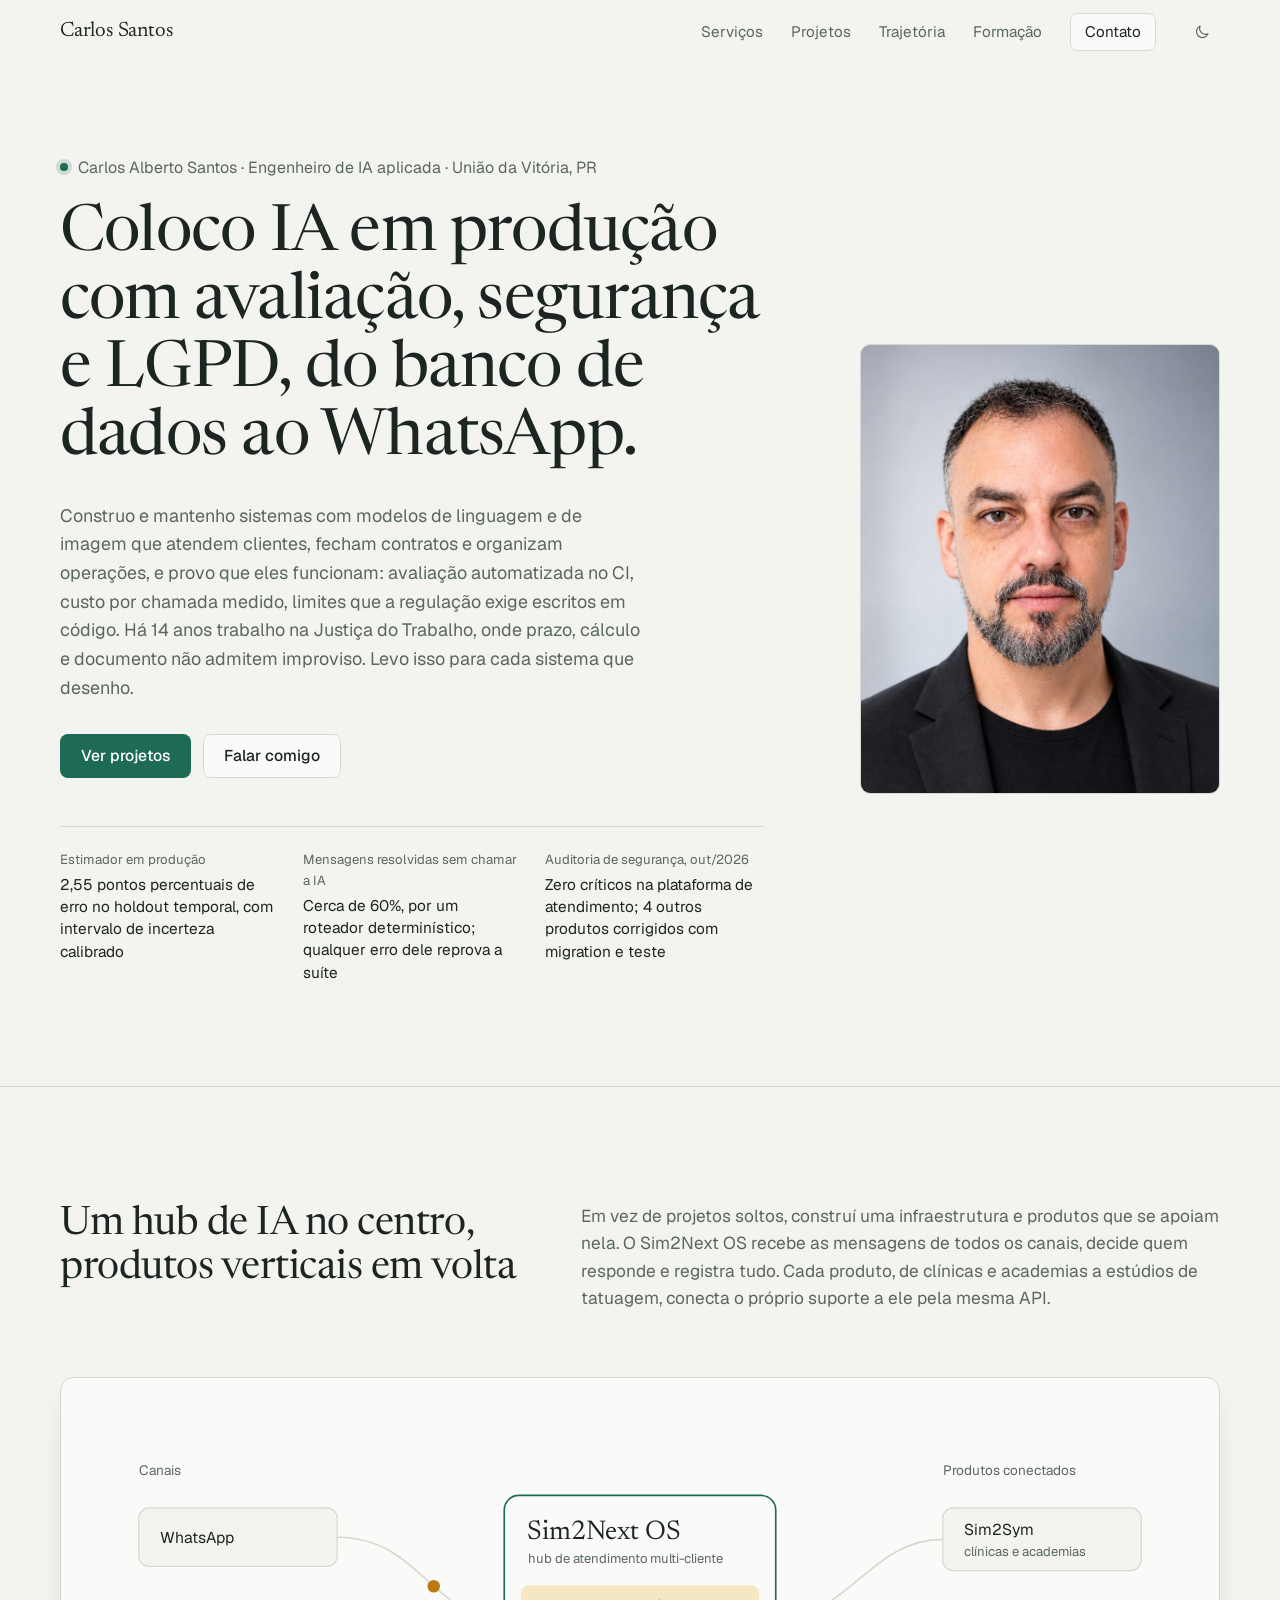
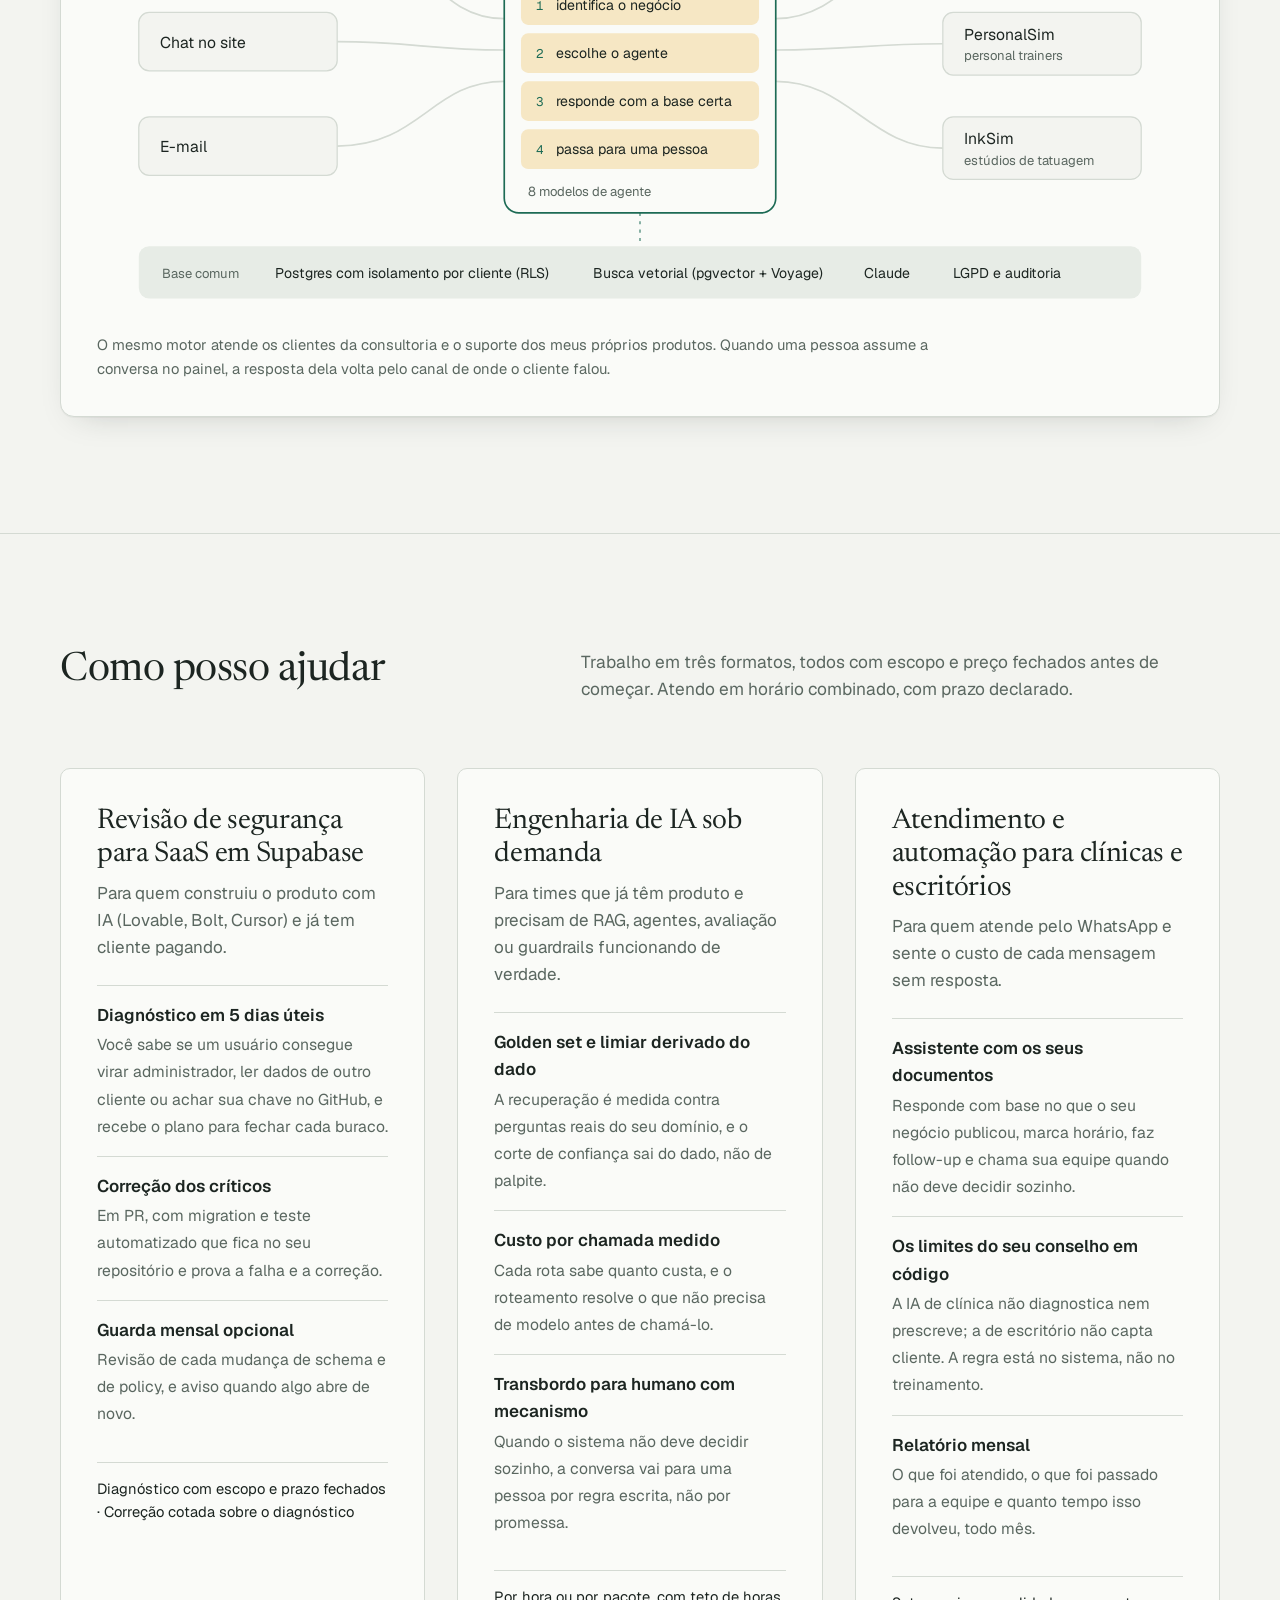
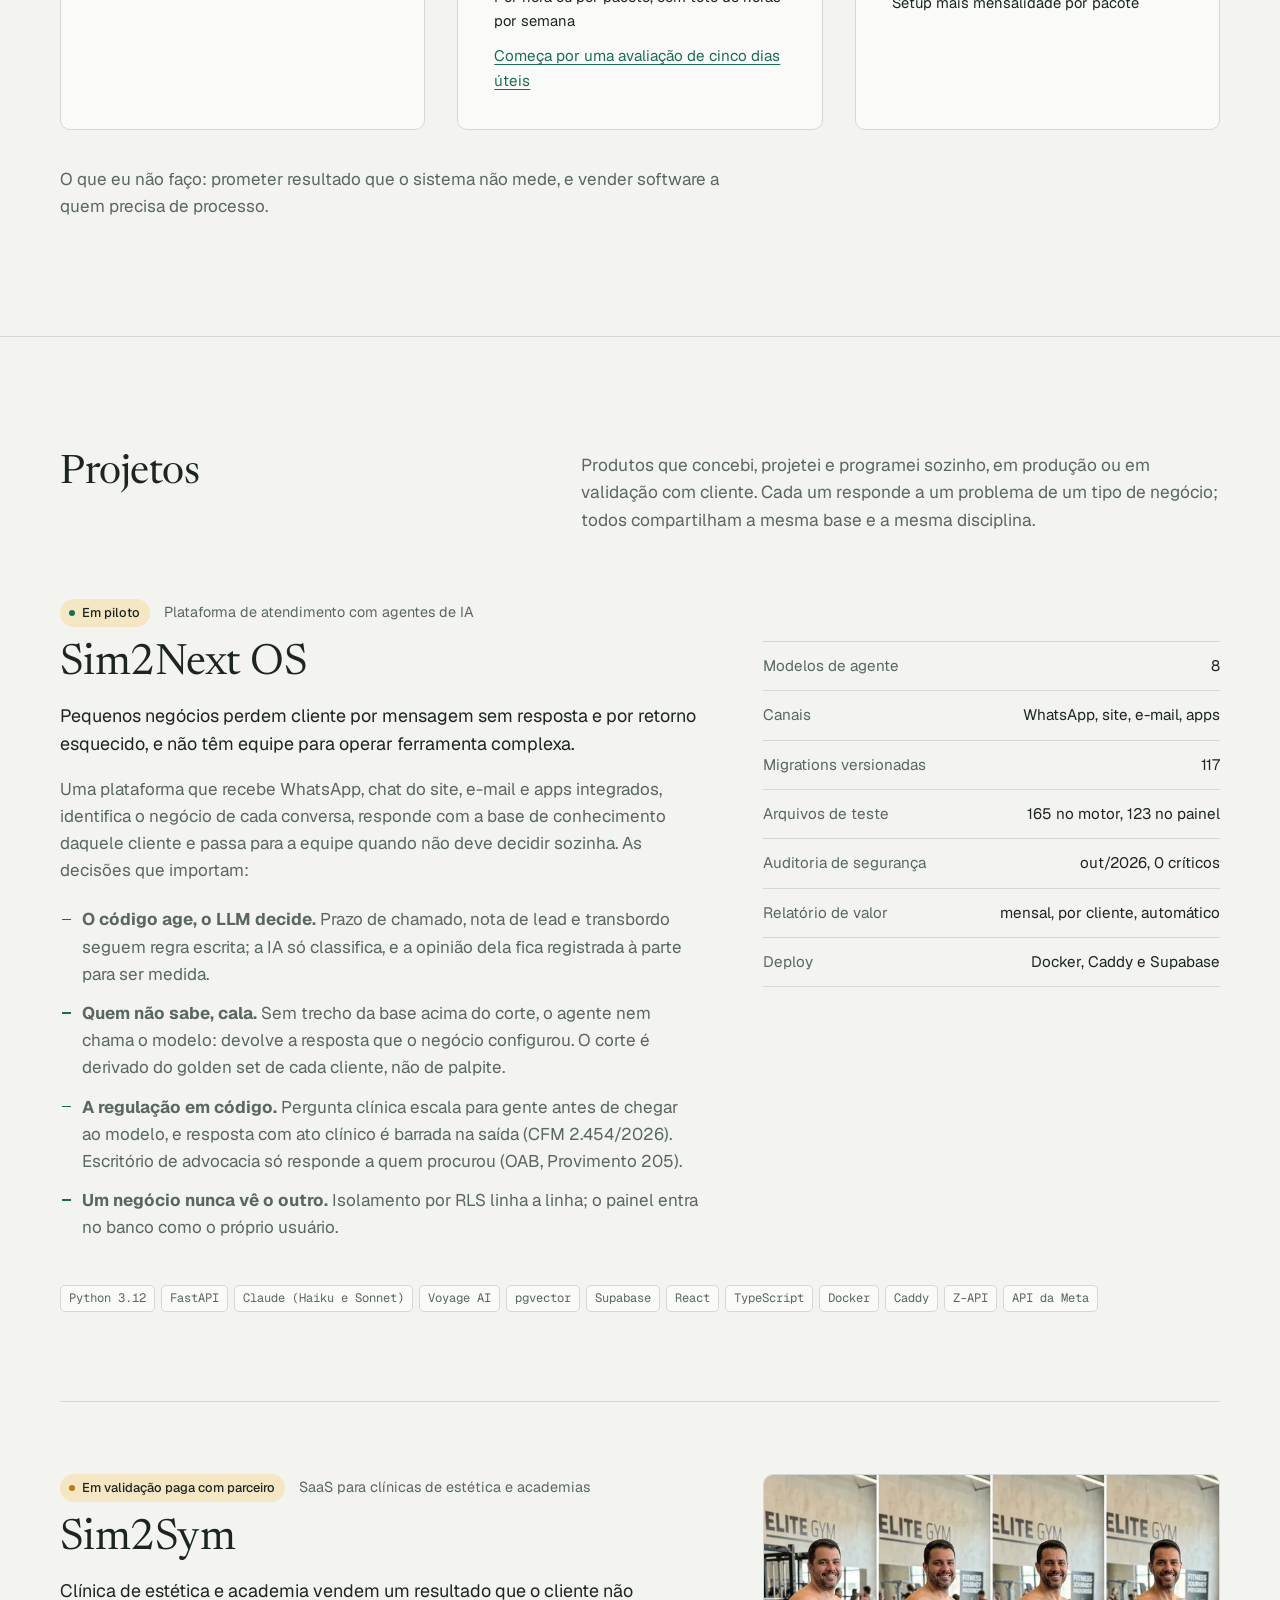
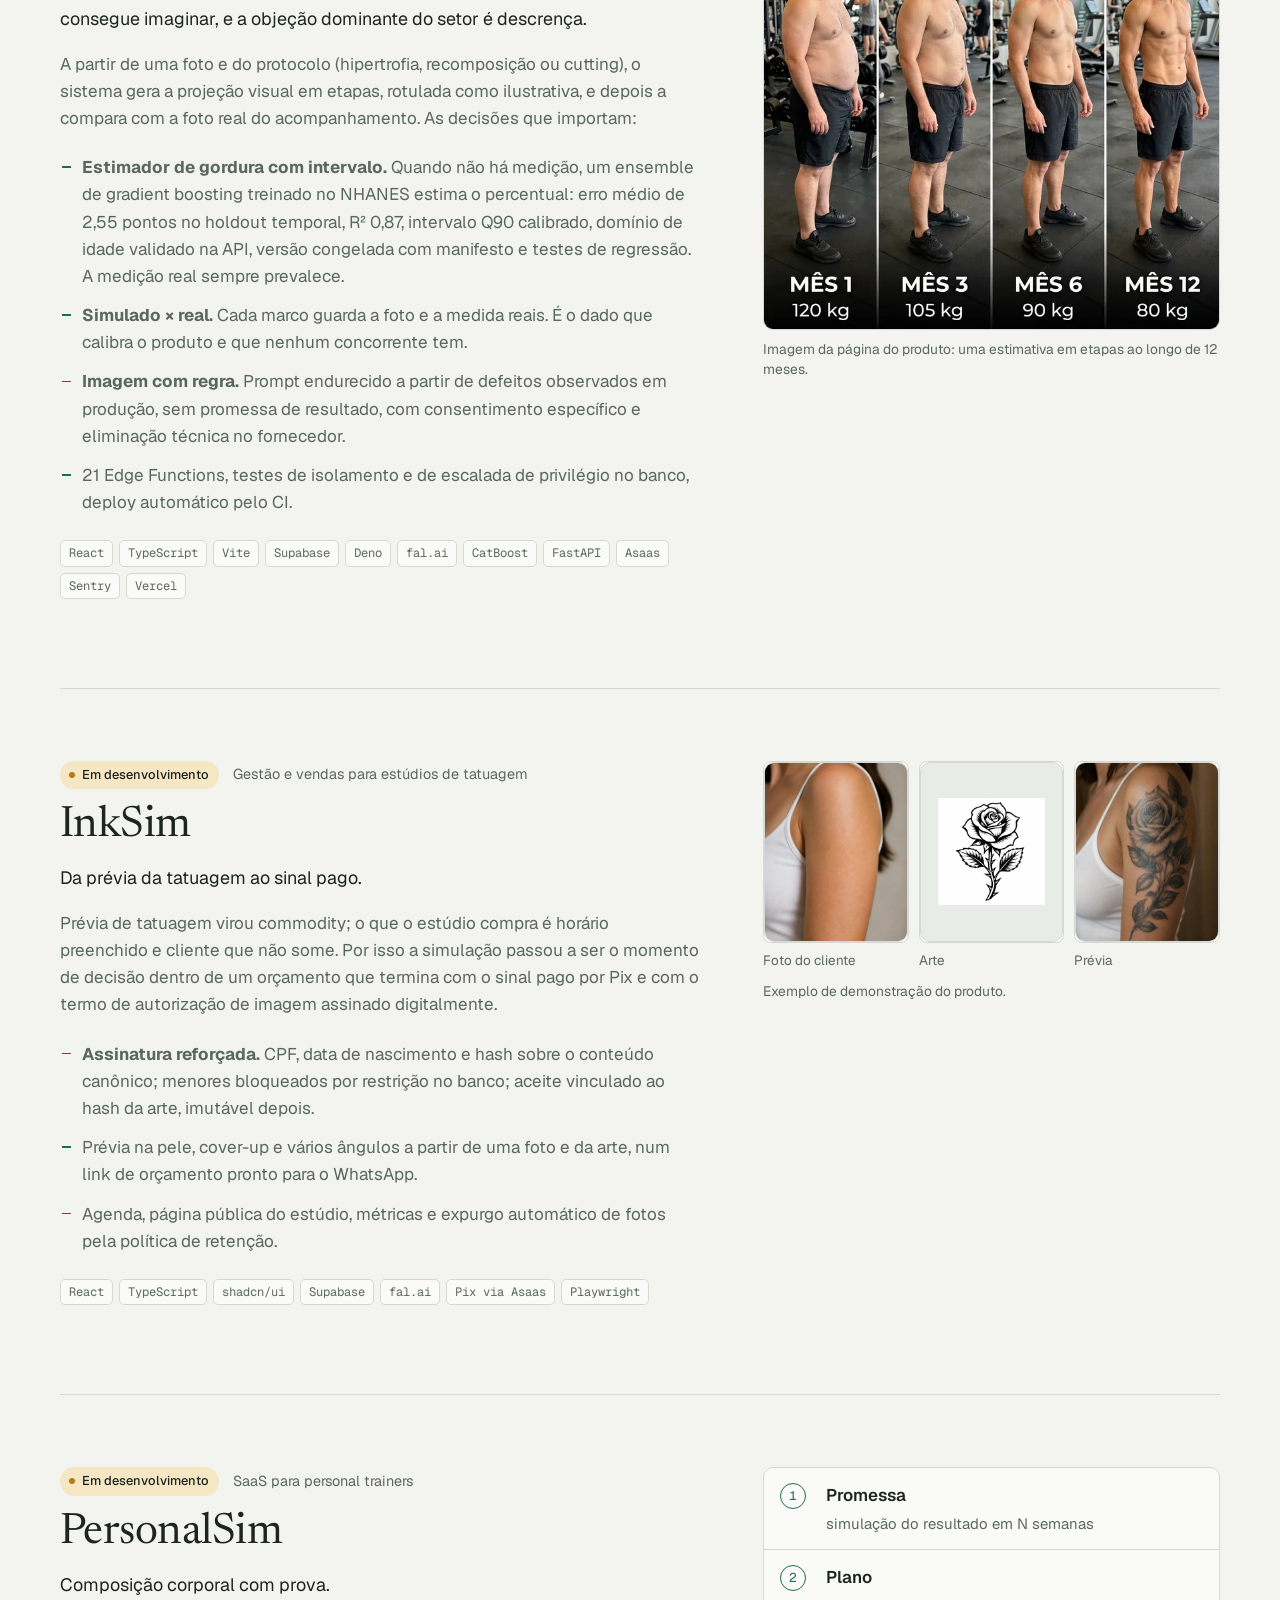
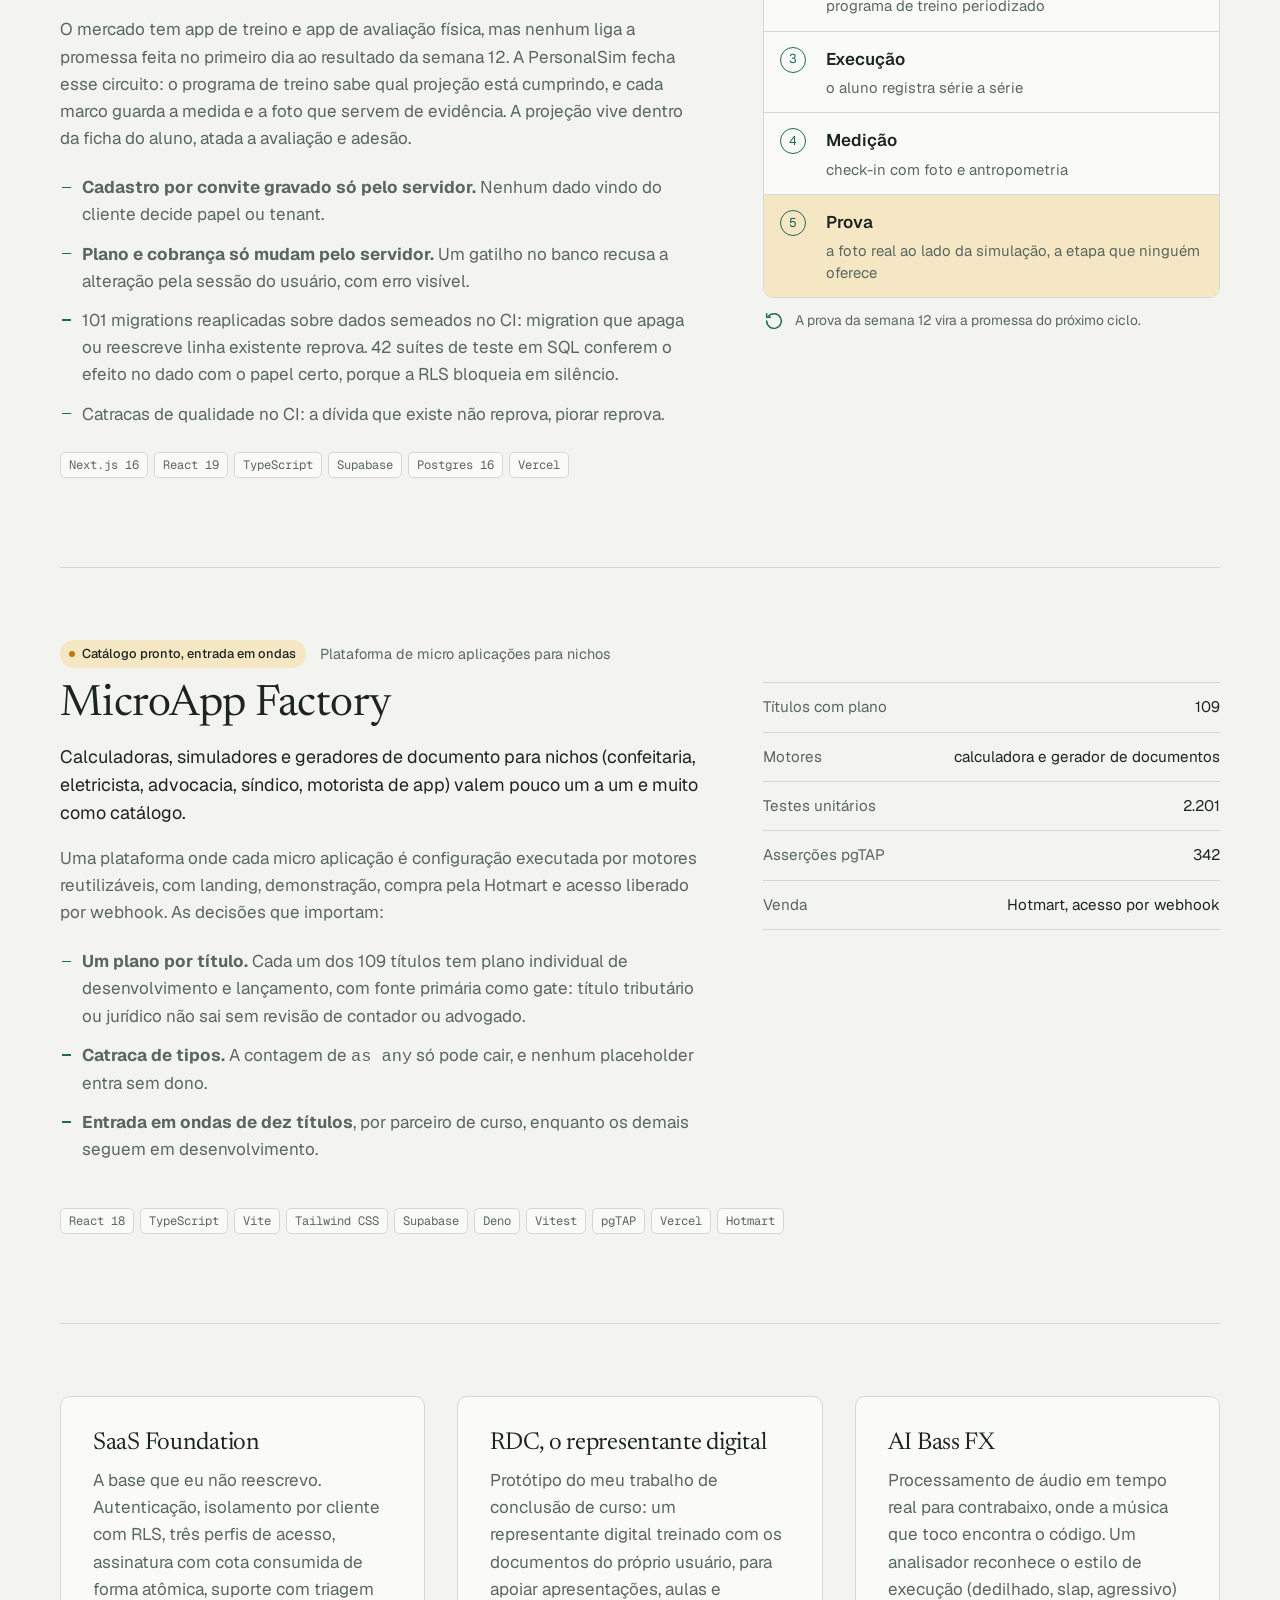
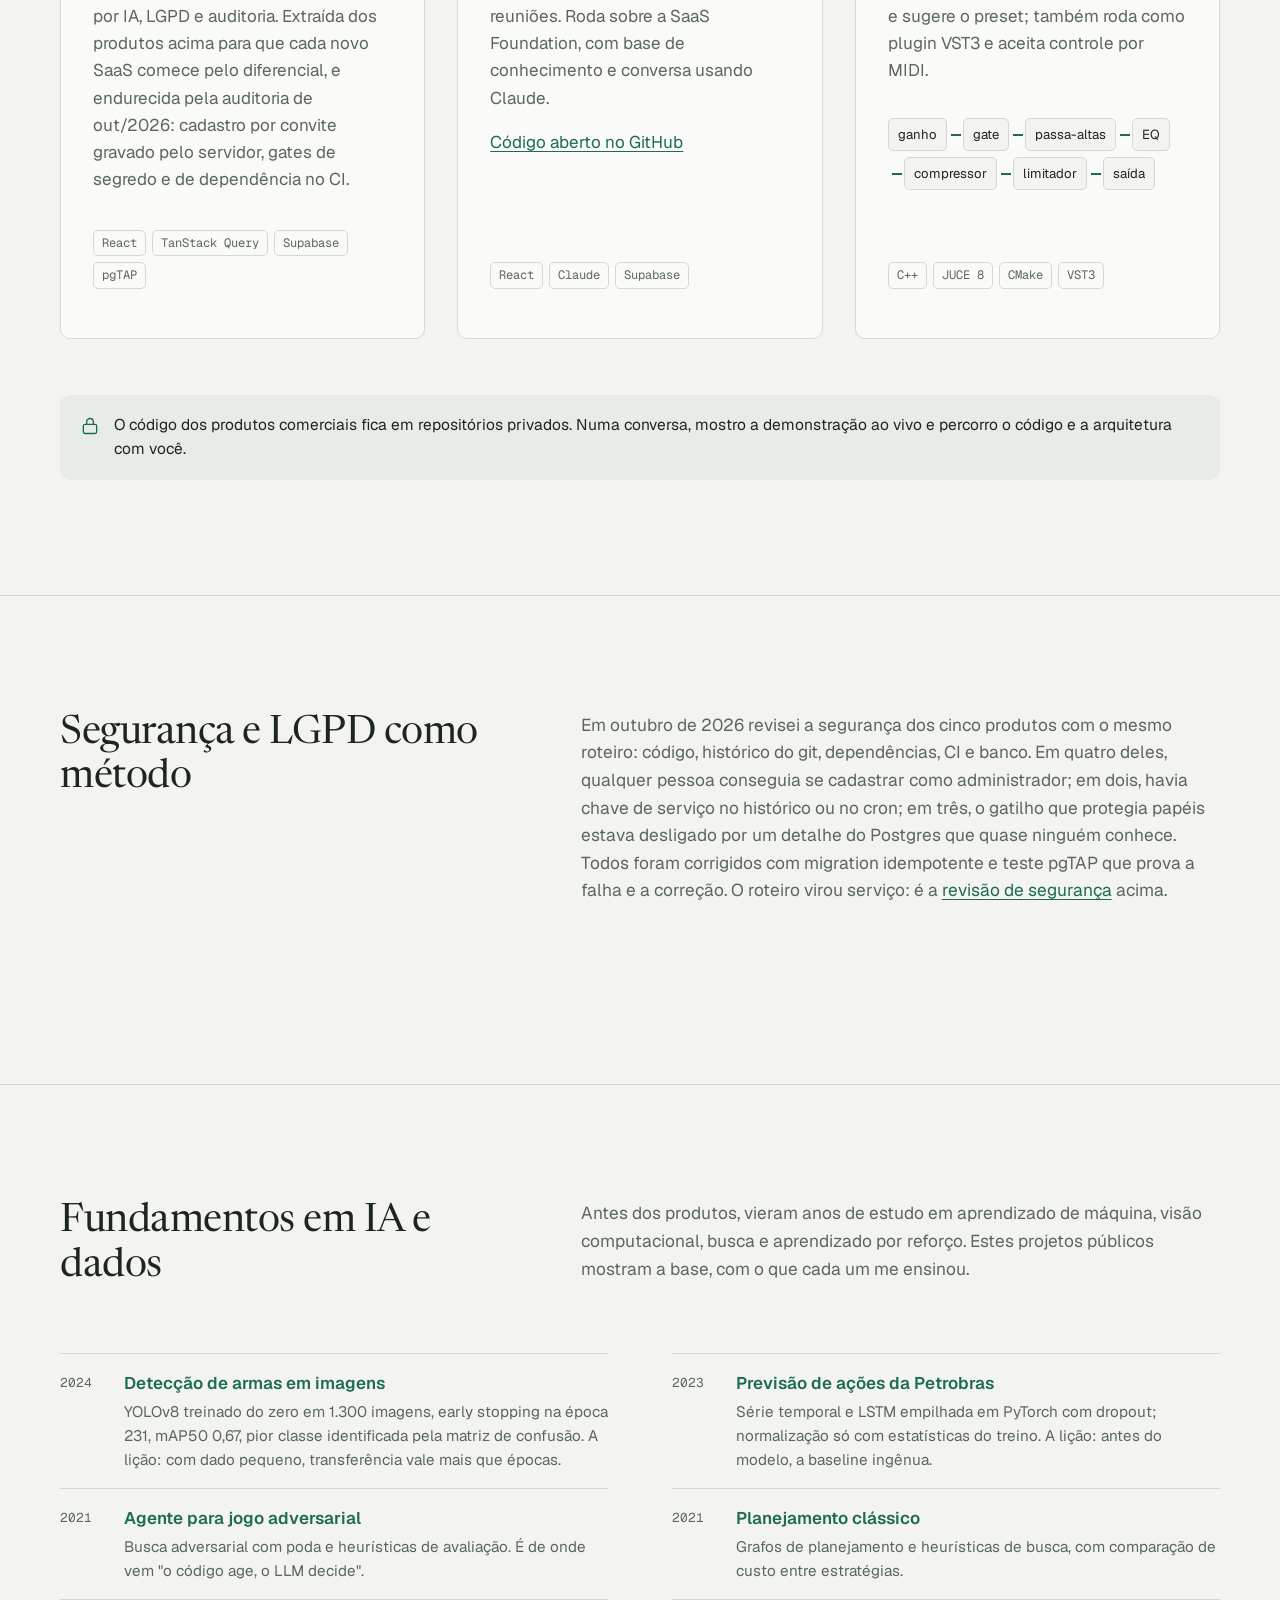
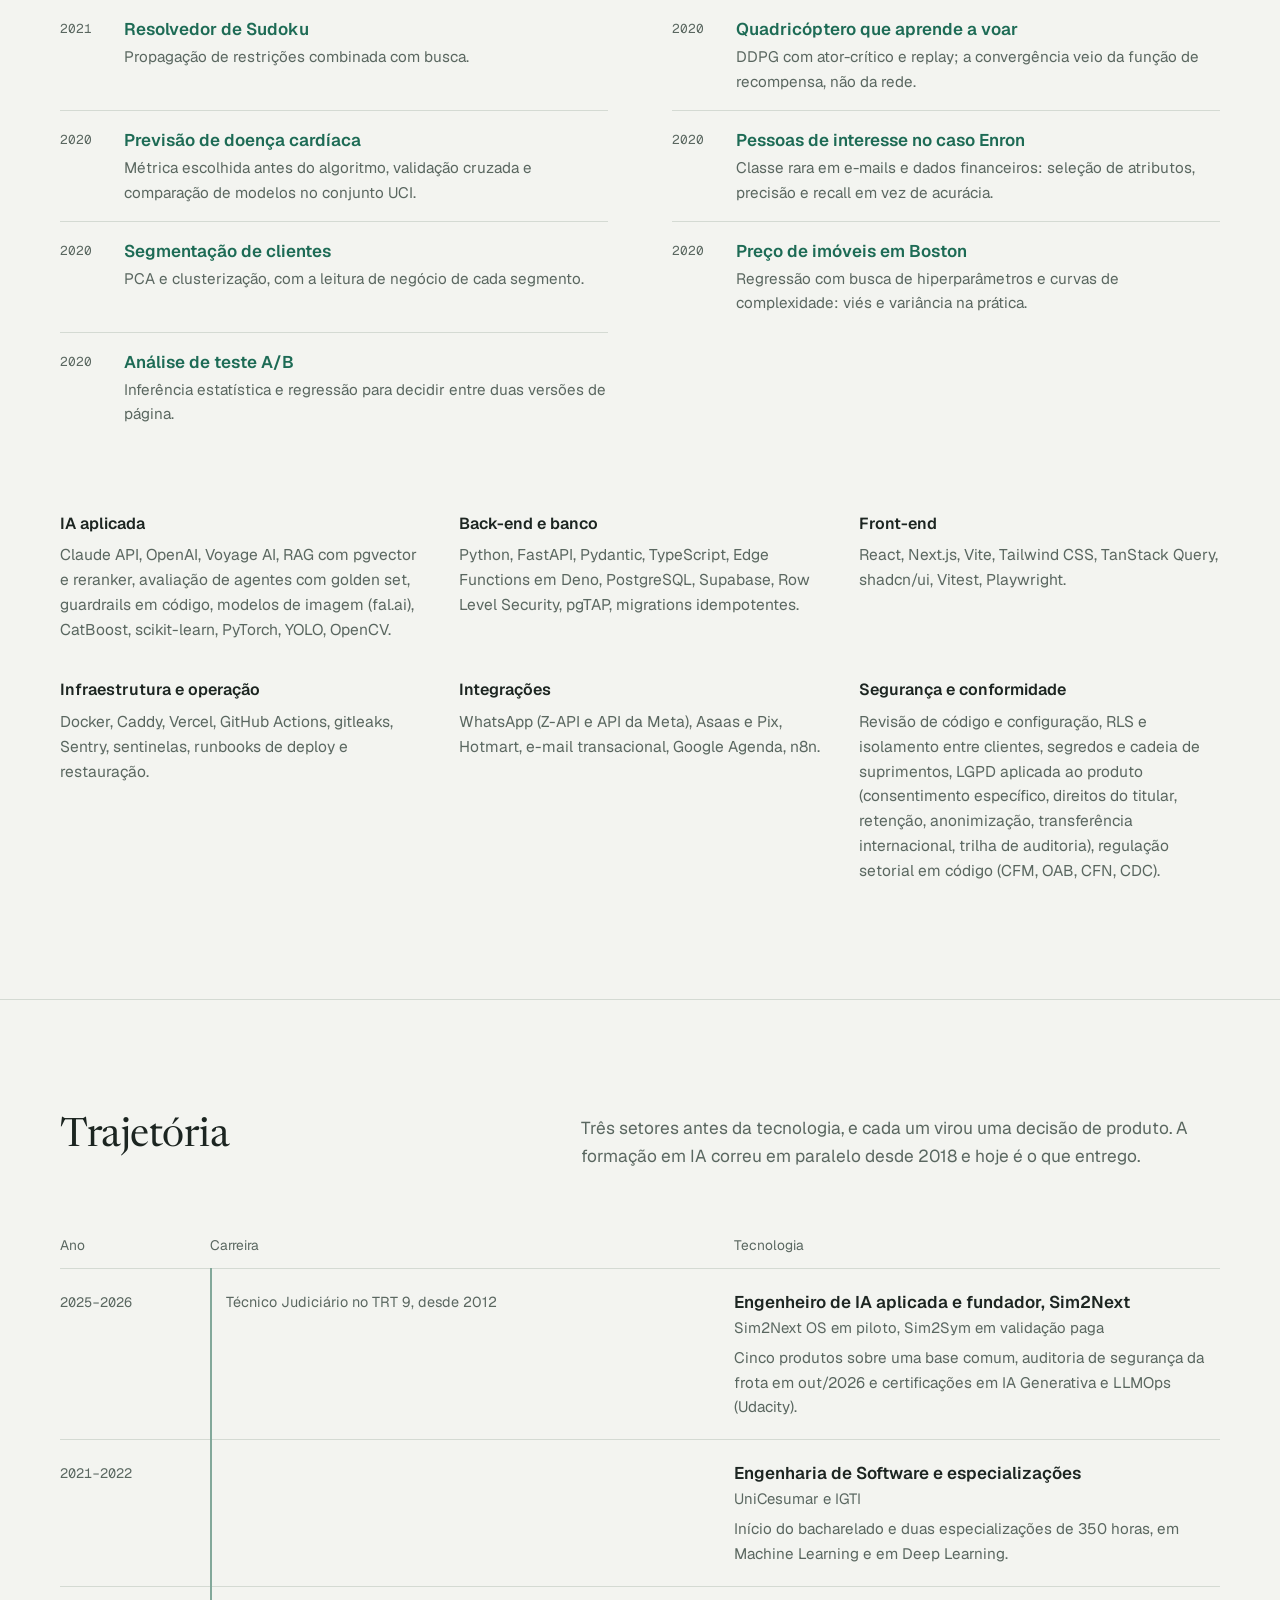
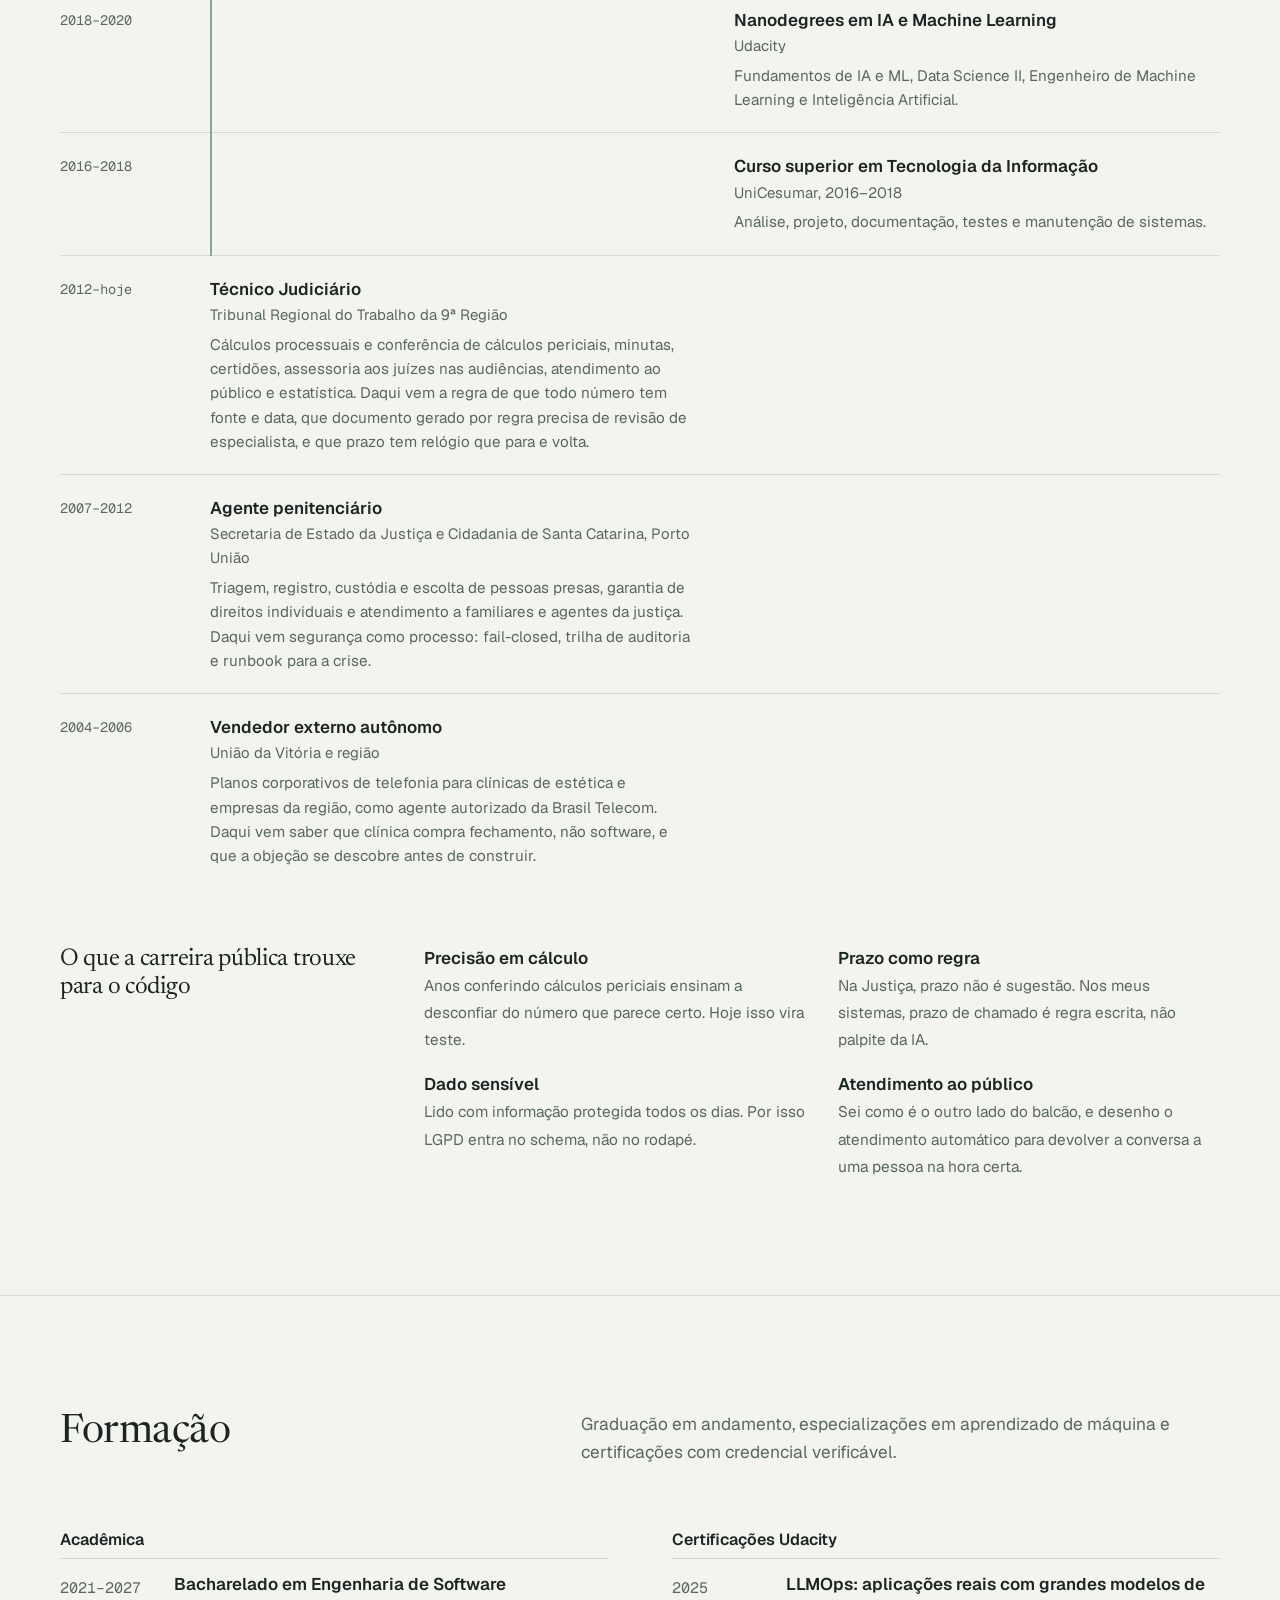
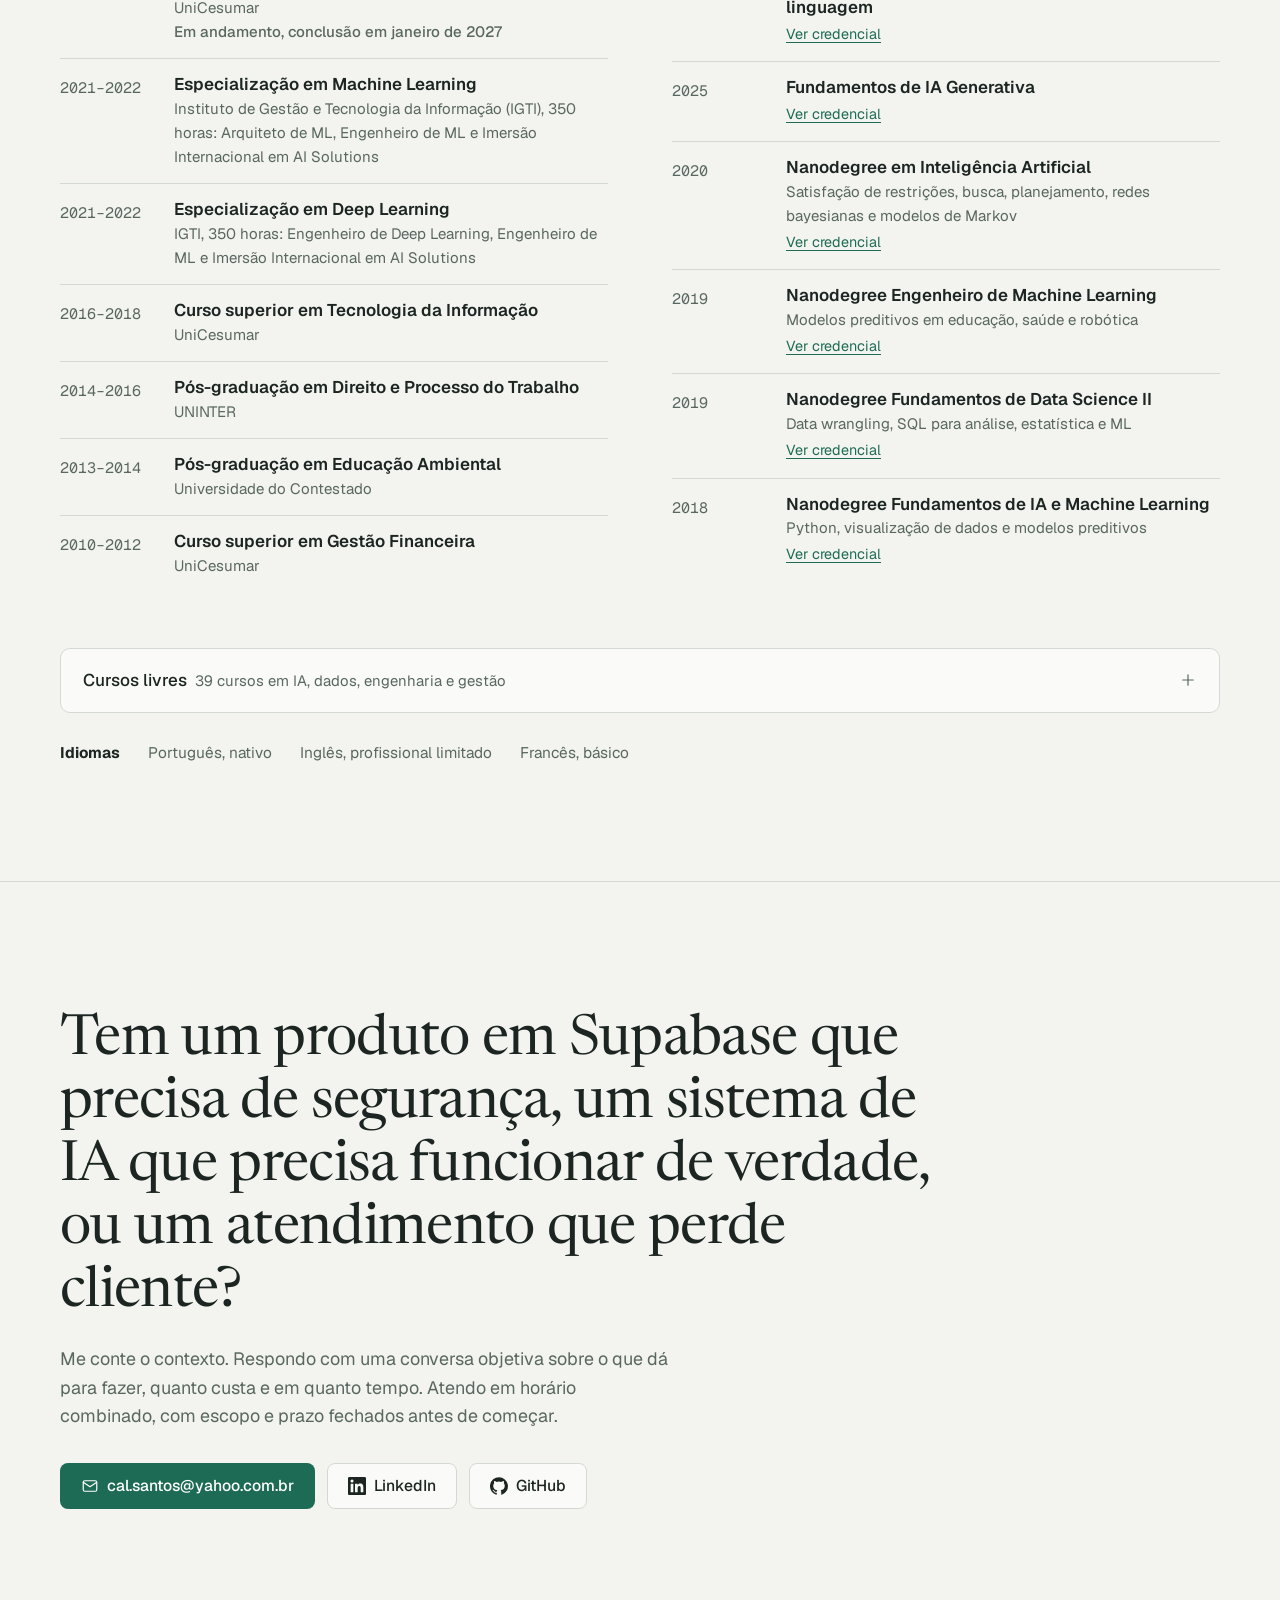
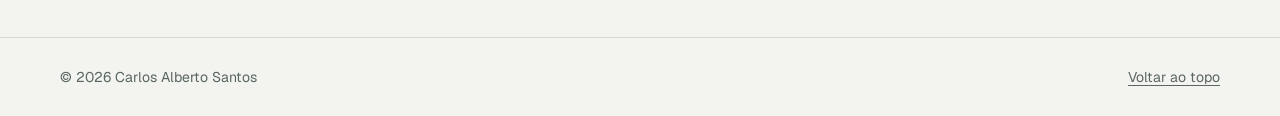
<file: index.html>
<!doctype html>
<html lang="pt-BR">
<head>
  <meta charset="utf-8">
  <meta name="viewport" content="width=device-width, initial-scale=1">
  <title>Carlos Santos · Engenheiro de IA aplicada</title>
  <meta name="description" content="Carlos Alberto Santos coloca IA em produção com avaliação, segurança e LGPD: revisão de segurança para SaaS em Supabase, engenharia de IA sob demanda e atendimento por IA para clínicas e escritórios.">
  <meta name="author" content="Carlos Alberto Santos">
  <meta name="theme-color" content="#f3f4f0" media="(prefers-color-scheme: light)">
  <meta name="theme-color" content="#111714" media="(prefers-color-scheme: dark)">

  <meta property="og:type" content="profile">
  <meta property="og:locale" content="pt_BR">
  <meta property="og:title" content="Carlos Santos · Engenheiro de IA aplicada">
  <meta property="og:description" content="Coloco IA em produção com avaliação, segurança e LGPD, do banco de dados ao WhatsApp.">
  <meta property="og:url" content="https://carl-santos.github.io/">
  <meta property="og:image" content="https://carl-santos.github.io/assets/og.png">
  <link rel="canonical" href="https://carl-santos.github.io/">
  <meta name="twitter:card" content="summary_large_image">

  <link rel="icon" href="assets/favicon.svg" type="image/svg+xml">
  <link rel="preload" href="assets/fonts/newsreader.woff2" as="font" type="font/woff2" crossorigin>
  <link rel="preload" href="assets/fonts/geist.woff2" as="font" type="font/woff2" crossorigin>
  <link rel="stylesheet" href="assets/site.css">

  <script>
    // Aplica o tema salvo antes da pintura, para não piscar.
    try { var t = localStorage.getItem("tema"); if (t === "light" || t === "dark") document.documentElement.setAttribute("data-theme", t); } catch (e) {}
  </script>

  <script type="application/ld+json">
  {
    "@context": "https://schema.org",
    "@type": "Person",
    "name": "Carlos Alberto Santos",
    "jobTitle": "Engenheiro de IA aplicada",
    "address": { "@type": "PostalAddress", "addressLocality": "União da Vitória", "addressRegion": "PR", "addressCountry": "BR" },
    "email": "mailto:cal.santos@yahoo.com.br",
    "sameAs": ["https://www.linkedin.com/in/carl-alberto", "https://github.com/carl-santos"],
    "knowsAbout": ["Inteligência artificial", "Machine Learning", "Agentes de IA", "RAG", "Avaliação de agentes", "Engenharia de software", "SaaS multi-tenant", "Supabase", "Row Level Security", "Segurança de aplicações", "LGPD"]
  }
  </script>
</head>
<body>
  <a class="skip" href="#conteudo">Pular para o conteúdo</a>

  <header class="site-header" id="topo">
    <div class="wrap">
      <a class="wordmark" href="#topo">Carlos Santos</a>
      <nav class="nav" aria-label="Seções">
        <a class="nav-link" href="#servicos">Serviços</a>
        <a class="nav-link" href="#projetos">Projetos</a>
        <a class="nav-link" href="#trajetoria">Trajetória</a>
        <a class="nav-link" href="#formacao">Formação</a>
        <a class="nav-cta" href="#contato">Contato</a>
        <button class="theme-toggle" type="button" aria-label="Alternar tema claro e escuro">
          <svg class="icon-moon" viewBox="0 0 24 24" fill="none" stroke="currentColor" stroke-width="1.6" stroke-linecap="round" stroke-linejoin="round" aria-hidden="true"><path d="M20 14.5A8 8 0 0 1 9.5 4a8 8 0 1 0 10.5 10.5Z"/></svg>
          <svg class="icon-sun" viewBox="0 0 24 24" fill="none" stroke="currentColor" stroke-width="1.6" stroke-linecap="round" aria-hidden="true"><circle cx="12" cy="12" r="4"/><path d="M12 2v2M12 20v2M4.9 4.9l1.4 1.4M17.7 17.7l1.4 1.4M2 12h2M20 12h2M4.9 19.1l1.4-1.4M17.7 6.3l1.4-1.4"/></svg>
        </button>
      </nav>
    </div>
  </header>

  <main id="conteudo">

    <!-- Abertura -->
    <section class="hero" aria-labelledby="titulo">
      <div class="wrap hero-grid">
        <div class="hero-intro">
          <p class="hero-name reveal"><span class="status-dot" aria-hidden="true"></span>Carlos Alberto Santos · Engenheiro de IA aplicada · União da Vitória, PR</p>
          <h1 id="titulo" class="reveal">Coloco IA em produção com avaliação, segurança e LGPD, do banco de dados ao WhatsApp.</h1>
          <p class="hero-lede reveal">Construo e mantenho sistemas com modelos de linguagem e de imagem que atendem clientes, fecham contratos e organizam operações, e provo que eles funcionam: avaliação automatizada no CI, custo por chamada medido, limites que a regulação exige escritos em código. Há 14 anos trabalho na Justiça do Trabalho, onde prazo, cálculo e documento não admitem improviso. Levo isso para cada sistema que desenho.</p>
          <div class="hero-actions reveal">
            <a class="btn btn-primary" href="#projetos">Ver projetos</a>
            <a class="btn btn-ghost" href="#contato">Falar comigo</a>
          </div>
          <dl class="hero-facts reveal">
            <div><dt>Estimador em produção</dt><dd>2,55 pontos percentuais de erro no holdout temporal, com intervalo de incerteza calibrado</dd></div>
            <div><dt>Mensagens resolvidas sem chamar a IA</dt><dd>Cerca de 60%, por um roteador determinístico; qualquer erro dele reprova a suíte</dd></div>
            <div><dt>Auditoria de segurança, out/2026</dt><dd>Zero críticos na plataforma de atendimento; 4 outros produtos corrigidos com migration e teste</dd></div>
          </dl>
        </div>

        <div class="hero-portrait reveal">
          <!-- Para usar sua foto: salve como assets/foto.jpg (retrato 4:5, ao menos 800×1000). -->
          <div class="portrait" id="retrato">
            <img src="assets/foto.jpg" alt="Foto de Carlos Alberto Santos" width="800" height="1000" decoding="async">
            <span class="portrait-fallback" aria-hidden="true">CS</span>
          </div>
        </div>
      </div>
    </section>

    <!-- Ecossistema -->
    <section class="section" aria-labelledby="eco-titulo">
      <div class="wrap">
        <div class="section-head">
          <h2 id="eco-titulo">Um hub de IA no centro, produtos verticais em volta</h2>
          <p>Em vez de projetos soltos, construí uma infraestrutura e produtos que se apoiam nela. O Sim2Next OS recebe as mensagens de todos os canais, decide quem responde e registra tudo. Cada produto, de clínicas e academias a estúdios de tatuagem, conecta o próprio suporte a ele pela mesma API.</p>
        </div>

        <div class="eco">
          <figure class="eco-figure">
            <!-- Versão larga -->
            <svg class="d-wide" id="eco-diagrama" viewBox="0 0 1040 480" role="img" aria-labelledby="eco-desc">
              <title id="eco-desc">Diagrama: WhatsApp, chat no site e e-mail enviam mensagens ao Sim2Next OS, que identifica o negócio, escolhe o agente, responde com a base de conhecimento e chama uma pessoa quando necessário. Os produtos Sim2Sym, PersonalSim e InkSim se conectam ao mesmo hub. Tudo roda sobre Postgres com isolamento por cliente, busca vetorial e modelos Claude.</title>

              <text class="dg-t-group" x="40" y="58">Canais</text>
              <text class="dg-t-group" x="810" y="58">Produtos conectados</text>

              <path id="p-wa" class="dg-line" d="M230 118 C 310 118, 320 196, 390 196"/>
              <path class="dg-line" d="M230 218 C 300 218, 320 226, 390 226"/>
              <path class="dg-line" d="M230 318 C 310 318, 320 256, 390 256"/>
              <path id="p-s2s" class="dg-line" d="M810 120 C 740 120, 720 196, 650 196"/>
              <path class="dg-line" d="M810 220 C 740 220, 720 226, 650 226"/>
              <path class="dg-line" d="M810 320 C 740 320, 720 256, 650 256"/>
              <path id="p-wa-back" d="M390 196 C 320 196, 310 118, 230 118" fill="none" stroke="none"/>
              <path id="p-s2s-back" d="M650 196 C 720 196, 740 120, 810 120" fill="none" stroke="none"/>
              <path class="dg-line-accent" d="M520 382 L520 414"/>

              <g>
                <rect class="dg-box" x="40" y="90" width="190" height="56" rx="10"/>
                <text class="dg-t" x="60" y="124">WhatsApp</text>
                <rect class="dg-box" x="40" y="190" width="190" height="56" rx="10"/>
                <text class="dg-t" x="60" y="224">Chat no site</text>
                <rect class="dg-box" x="40" y="290" width="190" height="56" rx="10"/>
                <text class="dg-t" x="60" y="324">E-mail</text>
              </g>

              <g>
                <rect class="dg-hub" x="390" y="78" width="260" height="304" rx="14"/>
                <text class="dg-t-hub" x="412" y="120">Sim2Next OS</text>
                <text class="dg-t-sm" x="413" y="143">hub de atendimento multi-cliente</text>
                <rect class="dg-step" data-step="1" x="406" y="164" width="228" height="38" rx="7"/>
                <text class="dg-num" x="420" y="188">1</text><text class="dg-t-step" x="440" y="188">identifica o negócio</text>
                <rect class="dg-step" data-step="2" x="406" y="210" width="228" height="38" rx="7"/>
                <text class="dg-num" x="420" y="234">2</text><text class="dg-t-step" x="440" y="234">escolhe o agente</text>
                <rect class="dg-step" data-step="3" x="406" y="256" width="228" height="38" rx="7"/>
                <text class="dg-num" x="420" y="280">3</text><text class="dg-t-step" x="440" y="280">responde com a base certa</text>
                <rect class="dg-step" data-step="4" x="406" y="302" width="228" height="38" rx="7"/>
                <text class="dg-num" x="420" y="326">4</text><text class="dg-t-step" x="440" y="326">passa para uma pessoa</text>
                <text class="dg-t-sm" x="413" y="366">8 modelos de agente</text>
              </g>

              <g>
                <rect class="dg-box" x="810" y="90" width="190" height="60" rx="10"/>
                <text class="dg-t" x="830" y="116">Sim2Sym</text>
                <text class="dg-t-sm" x="830" y="136">clínicas e academias</text>
                <rect class="dg-box" x="810" y="190" width="190" height="60" rx="10"/>
                <text class="dg-t" x="830" y="216">PersonalSim</text>
                <text class="dg-t-sm" x="830" y="236">personal trainers</text>
                <rect class="dg-box" x="810" y="290" width="190" height="60" rx="10"/>
                <text class="dg-t" x="830" y="316">InkSim</text>
                <text class="dg-t-sm" x="830" y="336">estúdios de tatuagem</text>
              </g>

              <g>
                <rect class="dg-base" x="40" y="414" width="960" height="50" rx="10"/>
                <text class="dg-t-sm" x="62" y="444">Base comum</text>
                <text class="dg-t-step" x="170" y="444">Postgres com isolamento por cliente (RLS)</text>
                <text class="dg-t-step" x="475" y="444">Busca vetorial (pgvector + Voyage)</text>
                <text class="dg-t-step" x="735" y="444">Claude</text>
                <text class="dg-t-step" x="820" y="444">LGPD e auditoria</text>
              </g>

              <circle class="dg-pulse" id="pulse-in" r="6"><animateMotion id="m-in" dur="1.1s" begin="indefinite" fill="freeze" calcMode="spline" keyTimes="0;1" keySplines="0.4 0 0.2 1"><mpath href="#p-wa"/></animateMotion></circle>
              <circle class="dg-pulse" id="pulse-out" r="6"><animateMotion id="m-out" dur="1.1s" begin="indefinite" fill="freeze" calcMode="spline" keyTimes="0;1" keySplines="0.4 0 0.2 1"><mpath href="#p-wa-back"/></animateMotion></circle>
              <circle class="dg-pulse" id="pulse-app" r="6"><animateMotion id="m-app" dur="1.1s" begin="indefinite" fill="freeze" calcMode="spline" keyTimes="0;1" keySplines="0.4 0 0.2 1"><mpath href="#p-s2s"/></animateMotion></circle>
            </svg>

            <!-- Versão estreita -->
            <svg class="d-narrow" viewBox="0 0 360 690" role="img" aria-label="Diagrama: canais no alto, o Sim2Next OS no meio com quatro etapas de atendimento, produtos conectados abaixo e a base comum no fim.">
              <text class="dg-t-group" x="12" y="24">Canais</text>
              <rect class="dg-box" x="12" y="36" width="108" height="46" rx="9"/><text class="dg-t" x="66" y="64" text-anchor="middle">WhatsApp</text>
              <rect class="dg-box" x="126" y="36" width="108" height="46" rx="9"/><text class="dg-t" x="180" y="64" text-anchor="middle">Chat</text>
              <rect class="dg-box" x="240" y="36" width="108" height="46" rx="9"/><text class="dg-t" x="294" y="64" text-anchor="middle">E-mail</text>
              <path class="dg-line" d="M66 82 C 66 104, 150 104, 150 126"/>
              <path class="dg-line" d="M180 82 L180 126"/>
              <path class="dg-line" d="M294 82 C 294 104, 210 104, 210 126"/>

              <rect class="dg-hub" x="12" y="126" width="336" height="276" rx="14"/>
              <text class="dg-t-hub" x="32" y="166">Sim2Next OS</text>
              <text class="dg-t-sm" x="33" y="188">hub de atendimento multi-cliente</text>
              <rect class="dg-step is-on" x="28" y="206" width="304" height="38" rx="7"/><text class="dg-num" x="44" y="230">1</text><text class="dg-t-step" x="64" y="230">identifica o negócio</text>
              <rect class="dg-step" x="28" y="252" width="304" height="38" rx="7"/><text class="dg-num" x="44" y="276">2</text><text class="dg-t-step" x="64" y="276">escolhe o agente</text>
              <rect class="dg-step" x="28" y="298" width="304" height="38" rx="7"/><text class="dg-num" x="44" y="322">3</text><text class="dg-t-step" x="64" y="322">responde com a base certa</text>
              <rect class="dg-step" x="28" y="344" width="304" height="38" rx="7"/><text class="dg-num" x="44" y="368">4</text><text class="dg-t-step" x="64" y="368">passa para uma pessoa</text>

              <path class="dg-line" d="M150 402 C 150 424, 66 424, 66 446"/>
              <path class="dg-line" d="M180 402 L180 446"/>
              <path class="dg-line" d="M210 402 C 210 424, 294 424, 294 446"/>
              <text class="dg-t-group" x="12" y="440" visibility="hidden">Produtos</text>
              <rect class="dg-box" x="12" y="446" width="108" height="58" rx="9"/><text class="dg-t" x="66" y="471" text-anchor="middle">Sim2Sym</text><text class="dg-t-sm" x="66" y="490" text-anchor="middle">clínicas</text>
              <rect class="dg-box" x="126" y="446" width="108" height="58" rx="9"/><text class="dg-t" x="180" y="471" text-anchor="middle">PersonalSim</text><text class="dg-t-sm" x="180" y="490" text-anchor="middle">personal</text>
              <rect class="dg-box" x="240" y="446" width="108" height="58" rx="9"/><text class="dg-t" x="294" y="471" text-anchor="middle">InkSim</text><text class="dg-t-sm" x="294" y="490" text-anchor="middle">tatuagem</text>

              <path class="dg-line-accent" d="M180 504 L180 540"/>
              <rect class="dg-base" x="12" y="540" width="336" height="140" rx="10"/>
              <text class="dg-t-sm" x="30" y="568">Base comum</text>
              <text class="dg-t-step" x="30" y="596">Postgres com isolamento por cliente</text>
              <text class="dg-t-step" x="30" y="620">Busca vetorial (pgvector + Voyage)</text>
              <text class="dg-t-step" x="30" y="644">Claude</text>
              <text class="dg-t-step" x="30" y="668">LGPD e auditoria</text>
            </svg>

            <figcaption>O mesmo motor atende os clientes da consultoria e o suporte dos meus próprios produtos. Quando uma pessoa assume a conversa no painel, a resposta dela volta pelo canal de onde o cliente falou.</figcaption>
          </figure>
        </div>
      </div>
    </section>

    <!-- Serviços -->
    <section class="section" id="servicos" aria-labelledby="ajuda-titulo">
      <div class="wrap">
        <div class="section-head">
          <h2 id="ajuda-titulo">Como posso ajudar</h2>
          <p>Trabalho em três formatos, todos com escopo e preço fechados antes de começar. Atendo em horário combinado, com prazo declarado.</p>
        </div>

        <div class="offer offer-tres">
          <div class="offer-col">
            <h3>Revisão de segurança para SaaS em Supabase</h3>
            <p>Para quem construiu o produto com IA (Lovable, Bolt, Cursor) e já tem cliente pagando.</p>
            <ul class="offer-list">
              <li><strong>Diagnóstico em 5 dias úteis</strong><span>Você sabe se um usuário consegue virar administrador, ler dados de outro cliente ou achar sua chave no GitHub, e recebe o plano para fechar cada buraco.</span></li>
              <li><strong>Correção dos críticos</strong><span>Em PR, com migration e teste automatizado que fica no seu repositório e prova a falha e a correção.</span></li>
              <li><strong>Guarda mensal opcional</strong><span>Revisão de cada mudança de schema e de policy, e aviso quando algo abre de novo.</span></li>
            </ul>
            <p class="offer-price">Diagnóstico com escopo e prazo fechados · Correção cotada sobre o diagnóstico</p>
          </div>
          <div class="offer-col">
            <h3>Engenharia de IA sob demanda</h3>
            <p>Para times que já têm produto e precisam de RAG, agentes, avaliação ou guardrails funcionando de verdade.</p>
            <ul class="offer-list">
              <li><strong>Golden set e limiar derivado do dado</strong><span>A recuperação é medida contra perguntas reais do seu domínio, e o corte de confiança sai do dado, não de palpite.</span></li>
              <li><strong>Custo por chamada medido</strong><span>Cada rota sabe quanto custa, e o roteamento resolve o que não precisa de modelo antes de chamá-lo.</span></li>
              <li><strong>Transbordo para humano com mecanismo</strong><span>Quando o sistema não deve decidir sozinho, a conversa vai para uma pessoa por regra escrita, não por promessa.</span></li>
            </ul>
            <p class="offer-price">Por hora ou por pacote, com teto de horas por semana</p>
            <p class="offer-link"><a href="engenharia-de-ia.html">Começa por uma avaliação de cinco dias úteis</a></p>
          </div>
          <div class="offer-col">
            <h3>Atendimento e automação para clínicas e escritórios</h3>
            <p>Para quem atende pelo WhatsApp e sente o custo de cada mensagem sem resposta.</p>
            <ul class="offer-list">
              <li><strong>Assistente com os seus documentos</strong><span>Responde com base no que o seu negócio publicou, marca horário, faz follow-up e chama sua equipe quando não deve decidir sozinho.</span></li>
              <li><strong>Os limites do seu conselho em código</strong><span>A IA de clínica não diagnostica nem prescreve; a de escritório não capta cliente. A regra está no sistema, não no treinamento.</span></li>
              <li><strong>Relatório mensal</strong><span>O que foi atendido, o que foi passado para a equipe e quanto tempo isso devolveu, todo mês.</span></li>
            </ul>
            <p class="offer-price">Setup mais mensalidade por pacote</p>
          </div>
        </div>

        <p class="offer-note">O que eu não faço: prometer resultado que o sistema não mede, e vender software a quem precisa de processo.</p>
      </div>
    </section>

    <!-- Projetos -->
    <section class="section" id="projetos" aria-labelledby="proj-titulo">
      <div class="wrap">
        <div class="section-head">
          <h2 id="proj-titulo">Projetos</h2>
          <p>Produtos que concebi, projetei e programei sozinho, em produção ou em validação com cliente. Cada um responde a um problema de um tipo de negócio; todos compartilham a mesma base e a mesma disciplina.</p>
        </div>

        <!-- Sim2Next OS -->
        <article class="project project-full" aria-labelledby="p-simos">
          <div>
            <div class="project-top">
              <span class="badge badge-live">Em piloto</span>
              <span class="project-kind">Plataforma de atendimento com agentes de IA</span>
            </div>
            <div class="simos-cols">
              <div>
                <h3 id="p-simos">Sim2Next OS</h3>
                <p class="project-lede">Pequenos negócios perdem cliente por mensagem sem resposta e por retorno esquecido, e não têm equipe para operar ferramenta complexa.</p>
                <div class="project-body">
                  <p>Uma plataforma que recebe WhatsApp, chat do site, e-mail e apps integrados, identifica o negócio de cada conversa, responde com a base de conhecimento daquele cliente e passa para a equipe quando não deve decidir sozinha. As decisões que importam:</p>
                  <ul class="highlights">
                    <li><strong>O código age, o LLM decide.</strong> Prazo de chamado, nota de lead e transbordo seguem regra escrita; a IA só classifica, e a opinião dela fica registrada à parte para ser medida.</li>
                    <li><strong>Quem não sabe, cala.</strong> Sem trecho da base acima do corte, o agente nem chama o modelo: devolve a resposta que o negócio configurou. O corte é derivado do golden set de cada cliente, não de palpite.</li>
                    <li><strong>A regulação em código.</strong> Pergunta clínica escala para gente antes de chegar ao modelo, e resposta com ato clínico é barrada na saída (CFM 2.454/2026). Escritório de advocacia só responde a quem procurou (OAB, Provimento 205).</li>
                    <li><strong>Um negócio nunca vê o outro.</strong> Isolamento por RLS linha a linha; o painel entra no banco como o próprio usuário.</li>
                  </ul>
                </div>
              </div>
              <dl class="facts-mini">
                <div><dt>Modelos de agente</dt><dd>8</dd></div>
                <div><dt>Canais</dt><dd>WhatsApp, site, e-mail, apps</dd></div>
                <div><dt>Migrations versionadas</dt><dd>117</dd></div>
                <div><dt>Arquivos de teste</dt><dd>165 no motor, 123 no painel</dd></div>
                <div><dt>Auditoria de segurança</dt><dd>out/2026, 0 críticos</dd></div>
                <div><dt>Relatório de valor</dt><dd>mensal, por cliente, automático</dd></div>
                <div><dt>Deploy</dt><dd>Docker, Caddy e Supabase</dd></div>
              </dl>
            </div>
            <ul class="stack" aria-label="Tecnologias">
              <li>Python 3.12</li><li>FastAPI</li><li>Claude (Haiku e Sonnet)</li><li>Voyage AI</li><li>pgvector</li><li>Supabase</li><li>React</li><li>TypeScript</li><li>Docker</li><li>Caddy</li><li>Z-API</li><li>API da Meta</li>
            </ul>
          </div>
        </article>

        <!-- Sim2Sym -->
        <article class="project" aria-labelledby="p-sim2sym">
          <div>
            <div class="project-top">
              <span class="badge">Em validação paga com parceiro</span>
              <span class="project-kind">SaaS para clínicas de estética e academias</span>
            </div>
            <h3 id="p-sim2sym">Sim2Sym</h3>
            <p class="project-lede">Clínica de estética e academia vendem um resultado que o cliente não consegue imaginar, e a objeção dominante do setor é descrença.</p>
            <div class="project-body">
              <p>A partir de uma foto e do protocolo (hipertrofia, recomposição ou cutting), o sistema gera a projeção visual em etapas, rotulada como ilustrativa, e depois a compara com a foto real do acompanhamento. As decisões que importam:</p>
              <ul class="highlights">
                <li><strong>Estimador de gordura com intervalo.</strong> Quando não há medição, um ensemble de gradient boosting treinado no NHANES estima o percentual: erro médio de 2,55 pontos no holdout temporal, R² 0,87, intervalo Q90 calibrado, domínio de idade validado na API, versão congelada com manifesto e testes de regressão. A medição real sempre prevalece.</li>
                <li><strong>Simulado × real.</strong> Cada marco guarda a foto e a medida reais. É o dado que calibra o produto e que nenhum concorrente tem.</li>
                <li><strong>Imagem com regra.</strong> Prompt endurecido a partir de defeitos observados em produção, sem promessa de resultado, com consentimento específico e eliminação técnica no fornecedor.</li>
                <li>21 Edge Functions, testes de isolamento e de escalada de privilégio no banco, deploy automático pelo CI.</li>
              </ul>
            </div>
            <ul class="stack" aria-label="Tecnologias">
              <li>React</li><li>TypeScript</li><li>Vite</li><li>Supabase</li><li>Deno</li><li>fal.ai</li><li>CatBoost</li><li>FastAPI</li><li>Asaas</li><li>Sentry</li><li>Vercel</li>
            </ul>
          </div>
          <figure class="project-media">
            <img src="assets/img/sim2sym-etapas.webp" alt="Sequência de quatro fotos do mesmo homem em uma academia, marcadas mês 1, 3, 6 e 12, com o peso diminuindo de 120 para 80 quilos." width="720" height="720" loading="lazy" decoding="async">
            <figcaption>Imagem da página do produto: uma estimativa em etapas ao longo de 12 meses.</figcaption>
          </figure>
        </article>

        <!-- InkSim -->
        <article class="project" aria-labelledby="p-inksim">
          <div>
            <div class="project-top">
              <span class="badge">Em desenvolvimento</span>
              <span class="project-kind">Gestão e vendas para estúdios de tatuagem</span>
            </div>
            <h3 id="p-inksim">InkSim</h3>
            <p class="project-lede">Da prévia da tatuagem ao sinal pago.</p>
            <div class="project-body">
              <p>Prévia de tatuagem virou commodity; o que o estúdio compra é horário preenchido e cliente que não some. Por isso a simulação passou a ser o momento de decisão dentro de um orçamento que termina com o sinal pago por Pix e com o termo de autorização de imagem assinado digitalmente.</p>
              <ul class="highlights">
                <li><strong>Assinatura reforçada.</strong> CPF, data de nascimento e hash sobre o conteúdo canônico; menores bloqueados por restrição no banco; aceite vinculado ao hash da arte, imutável depois.</li>
                <li>Prévia na pele, cover-up e vários ângulos a partir de uma foto e da arte, num link de orçamento pronto para o WhatsApp.</li>
                <li>Agenda, página pública do estúdio, métricas e expurgo automático de fotos pela política de retenção.</li>
              </ul>
            </div>
            <ul class="stack" aria-label="Tecnologias">
              <li>React</li><li>TypeScript</li><li>shadcn/ui</li><li>Supabase</li><li>fal.ai</li><li>Pix via Asaas</li><li>Playwright</li>
            </ul>
          </div>
          <figure class="project-media">
            <div class="triptych">
              <figure><div class="frame"><img src="assets/img/inksim-pele.webp" alt="Braço de uma mulher sem tatuagem." width="640" height="800" loading="lazy" decoding="async"></div><figcaption>Foto do cliente</figcaption></figure>
              <figure><div class="frame frame-art"><img src="assets/img/inksim-arte.webp" alt="Desenho em traço preto de uma rosa com folhas." width="640" height="640" loading="lazy" decoding="async"></div><figcaption>Arte</figcaption></figure>
              <figure><div class="frame"><img src="assets/img/inksim-resultado.webp" alt="O mesmo braço com a rosa aplicada como tatuagem em sombreado." width="640" height="800" loading="lazy" decoding="async"></div><figcaption>Prévia</figcaption></figure>
            </div>
            <p class="triptych-note">Exemplo de demonstração do produto.</p>
          </figure>
        </article>

        <!-- PersonalSim -->
        <article class="project" aria-labelledby="p-personalsim">
          <div>
            <div class="project-top">
              <span class="badge">Em desenvolvimento</span>
              <span class="project-kind">SaaS para personal trainers</span>
            </div>
            <h3 id="p-personalsim">PersonalSim</h3>
            <p class="project-lede">Composição corporal com prova.</p>
            <div class="project-body">
              <p>O mercado tem app de treino e app de avaliação física, mas nenhum liga a promessa feita no primeiro dia ao resultado da semana 12. A PersonalSim fecha esse circuito: o programa de treino sabe qual projeção está cumprindo, e cada marco guarda a medida e a foto que servem de evidência. A projeção vive dentro da ficha do aluno, atada a avaliação e adesão.</p>
              <ul class="highlights">
                <li><strong>Cadastro por convite gravado só pelo servidor.</strong> Nenhum dado vindo do cliente decide papel ou tenant.</li>
                <li><strong>Plano e cobrança só mudam pelo servidor.</strong> Um gatilho no banco recusa a alteração pela sessão do usuário, com erro visível.</li>
                <li>101 migrations reaplicadas sobre dados semeados no CI: migration que apaga ou reescreve linha existente reprova. 42 suítes de teste em SQL conferem o efeito no dado com o papel certo, porque a RLS bloqueia em silêncio.</li>
                <li>Catracas de qualidade no CI: a dívida que existe não reprova, piorar reprova.</li>
              </ul>
            </div>
            <ul class="stack" aria-label="Tecnologias">
              <li>Next.js 16</li><li>React 19</li><li>TypeScript</li><li>Supabase</li><li>Postgres 16</li><li>Vercel</li>
            </ul>
          </div>
          <div class="project-media">
            <ol class="circuit" aria-label="Circuito do produto">
              <li><strong>Promessa</strong><span>simulação do resultado em N semanas</span></li>
              <li><strong>Plano</strong><span>programa de treino periodizado</span></li>
              <li><strong>Execução</strong><span>o aluno registra série a série</span></li>
              <li><strong>Medição</strong><span>check-in com foto e antropometria</span></li>
              <li class="is-new"><strong>Prova</strong><span>a foto real ao lado da simulação, a etapa que ninguém oferece</span></li>
            </ol>
            <p class="circuit-return">
              <svg viewBox="0 0 24 24" fill="none" stroke="currentColor" stroke-width="1.6" stroke-linecap="round" stroke-linejoin="round" aria-hidden="true"><path d="M4 12a8 8 0 1 0 2.3-5.6"/><path d="M4 4v4h4"/></svg>
              A prova da semana 12 vira a promessa do próximo ciclo.
            </p>
          </div>
        </article>

        <!-- MicroApp Factory -->
        <article class="project project-full" aria-labelledby="p-factory">
          <div>
            <div class="project-top">
              <span class="badge">Catálogo pronto, entrada em ondas</span>
              <span class="project-kind">Plataforma de micro aplicações para nichos</span>
            </div>
            <div class="simos-cols">
              <div>
                <h3 id="p-factory">MicroApp Factory</h3>
                <p class="project-lede">Calculadoras, simuladores e geradores de documento para nichos (confeitaria, eletricista, advocacia, síndico, motorista de app) valem pouco um a um e muito como catálogo.</p>
                <div class="project-body">
                  <p>Uma plataforma onde cada micro aplicação é configuração executada por motores reutilizáveis, com landing, demonstração, compra pela Hotmart e acesso liberado por webhook. As decisões que importam:</p>
                  <ul class="highlights">
                    <li><strong>Um plano por título.</strong> Cada um dos 109 títulos tem plano individual de desenvolvimento e lançamento, com fonte primária como gate: título tributário ou jurídico não sai sem revisão de contador ou advogado.</li>
                    <li><strong>Catraca de tipos.</strong> A contagem de <code>as any</code> só pode cair, e nenhum placeholder entra sem dono.</li>
                    <li><strong>Entrada em ondas de dez títulos</strong>, por parceiro de curso, enquanto os demais seguem em desenvolvimento.</li>
                  </ul>
                </div>
              </div>
              <dl class="facts-mini">
                <div><dt>Títulos com plano</dt><dd>109</dd></div>
                <div><dt>Motores</dt><dd>calculadora e gerador de documentos</dd></div>
                <div><dt>Testes unitários</dt><dd>2.201</dd></div>
                <div><dt>Asserções pgTAP</dt><dd>342</dd></div>
                <div><dt>Venda</dt><dd>Hotmart, acesso por webhook</dd></div>
              </dl>
            </div>
            <ul class="stack" aria-label="Tecnologias">
              <li>React 18</li><li>TypeScript</li><li>Vite</li><li>Tailwind CSS</li><li>Supabase</li><li>Deno</li><li>Vitest</li><li>pgTAP</li><li>Vercel</li><li>Hotmart</li>
            </ul>
          </div>
        </article>

        <div class="compact-grid">
          <article class="compact" aria-labelledby="p-foundation">
            <h3 id="p-foundation">SaaS Foundation</h3>
            <p>A base que eu não reescrevo. Autenticação, isolamento por cliente com RLS, três perfis de acesso, assinatura com cota consumida de forma atômica, suporte com triagem por IA, LGPD e auditoria. Extraída dos produtos acima para que cada novo SaaS comece pelo diferencial, e endurecida pela auditoria de out/2026: cadastro por convite gravado pelo servidor, gates de segredo e de dependência no CI.</p>
            <ul class="stack" aria-label="Tecnologias"><li>React</li><li>TanStack Query</li><li>Supabase</li><li>pgTAP</li></ul>
          </article>

          <article class="compact" aria-labelledby="p-rdc">
            <h3 id="p-rdc">RDC, o representante digital</h3>
            <p>Protótipo do meu trabalho de conclusão de curso: um representante digital treinado com os documentos do próprio usuário, para apoiar apresentações, aulas e reuniões. Roda sobre a SaaS Foundation, com base de conhecimento e conversa usando Claude.</p>
            <p><a href="https://github.com/carl-santos/rdc">Código aberto no GitHub</a></p>
            <ul class="stack" aria-label="Tecnologias"><li>React</li><li>Claude</li><li>Supabase</li></ul>
          </article>

          <article class="compact" aria-labelledby="p-bass">
            <h3 id="p-bass">AI Bass FX</h3>
            <p>Processamento de áudio em tempo real para contrabaixo, onde a música que toco encontra o código. Um analisador reconhece o estilo de execução (dedilhado, slap, agressivo) e sugere o preset; também roda como plugin VST3 e aceita controle por MIDI.</p>
            <ol class="chain" aria-label="Cadeia de efeitos">
              <li>ganho</li><li>gate</li><li>passa-altas</li><li>EQ</li><li>compressor</li><li>limitador</li><li>saída</li>
            </ol>
            <ul class="stack" aria-label="Tecnologias"><li>C++</li><li>JUCE 8</li><li>CMake</li><li>VST3</li></ul>
          </article>
        </div>

        <div class="private-note">
          <svg viewBox="0 0 24 24" fill="none" stroke="currentColor" stroke-width="1.6" stroke-linecap="round" stroke-linejoin="round" aria-hidden="true"><rect x="4" y="10" width="16" height="11" rx="2"/><path d="M8 10V7a4 4 0 0 1 8 0v3"/></svg>
          <p>O código dos produtos comerciais fica em repositórios privados. Numa conversa, mostro a demonstração ao vivo e percorro o código e a arquitetura com você.</p>
        </div>
      </div>
    </section>

    <!-- Segurança e LGPD -->
    <section class="section" id="seguranca" aria-labelledby="seg-titulo">
      <div class="wrap">
        <div class="section-head">
          <h2 id="seg-titulo">Segurança e LGPD como método</h2>
          <p>Em outubro de 2026 revisei a segurança dos cinco produtos com o mesmo roteiro: código, histórico do git, dependências, CI e banco. Em quatro deles, qualquer pessoa conseguia se cadastrar como administrador; em dois, havia chave de serviço no histórico ou no cron; em três, o gatilho que protegia papéis estava desligado por um detalhe do Postgres que quase ninguém conhece. Todos foram corrigidos com migration idempotente e teste pgTAP que prova a falha e a correção. O roteiro virou serviço: é a <a href="#servicos">revisão de segurança</a> acima.</p>
        </div>
      </div>
    </section>

    <!-- Fundamentos -->
    <section class="section" aria-labelledby="fund-titulo">
      <div class="wrap">
        <div class="section-head">
          <h2 id="fund-titulo">Fundamentos em IA e dados</h2>
          <p>Antes dos produtos, vieram anos de estudo em aprendizado de máquina, visão computacional, busca e aprendizado por reforço. Estes projetos públicos mostram a base, com o que cada um me ensinou.</p>
        </div>

        <ul class="repo-list">
          <li><span class="repo-year">2024</span><div><a href="https://github.com/carl-santos/weapon_detection">Detecção de armas em imagens</a><p>YOLOv8 treinado do zero em 1.300 imagens, early stopping na época 231, mAP50 0,67, pior classe identificada pela matriz de confusão. A lição: com dado pequeno, transferência vale mais que épocas.</p></div></li>
          <li><span class="repo-year">2023</span><div><a href="https://github.com/carl-santos/forecast_of_the_value_of_Petrobras_shares">Previsão de ações da Petrobras</a><p>Série temporal e LSTM empilhada em PyTorch com dropout; normalização só com estatísticas do treino. A lição: antes do modelo, a baseline ingênua.</p></div></li>
          <li><span class="repo-year">2021</span><div><a href="https://github.com/carl-santos/Build_an_Adversarial_Game_Playing_Agent">Agente para jogo adversarial</a><p>Busca adversarial com poda e heurísticas de avaliação. É de onde vem "o código age, o LLM decide".</p></div></li>
          <li><span class="repo-year">2021</span><div><a href="https://github.com/carl-santos/classical_planning">Planejamento clássico</a><p>Grafos de planejamento e heurísticas de busca, com comparação de custo entre estratégias.</p></div></li>
          <li><span class="repo-year">2021</span><div><a href="https://github.com/carl-santos/Sudoku_Solver">Resolvedor de Sudoku</a><p>Propagação de restrições combinada com busca.</p></div></li>
          <li><span class="repo-year">2020</span><div><a href="https://github.com/carl-santos/train_a_quadcopter-_how_to-_fly">Quadricóptero que aprende a voar</a><p>DDPG com ator-crítico e replay; a convergência veio da função de recompensa, não da rede.</p></div></li>
          <li><span class="repo-year">2020</span><div><a href="https://github.com/carl-santos/heart_disease">Previsão de doença cardíaca</a><p>Métrica escolhida antes do algoritmo, validação cruzada e comparação de modelos no conjunto UCI.</p></div></li>
          <li><span class="repo-year">2020</span><div><a href="https://github.com/carl-santos/POI_detection">Pessoas de interesse no caso Enron</a><p>Classe rara em e-mails e dados financeiros: seleção de atributos, precisão e recall em vez de acurácia.</p></div></li>
          <li><span class="repo-year">2020</span><div><a href="https://github.com/carl-santos/customers_segments">Segmentação de clientes</a><p>PCA e clusterização, com a leitura de negócio de cada segmento.</p></div></li>
          <li><span class="repo-year">2020</span><div><a href="https://github.com/carl-santos/boston_housing">Preço de imóveis em Boston</a><p>Regressão com busca de hiperparâmetros e curvas de complexidade: viés e variância na prática.</p></div></li>
          <li><span class="repo-year">2020</span><div><a href="https://github.com/carl-santos/A-B_test">Análise de teste A/B</a><p>Inferência estatística e regressão para decidir entre duas versões de página.</p></div></li>
        </ul>

        <div class="skills">
          <div><h3>IA aplicada</h3><p>Claude API, OpenAI, Voyage AI, RAG com pgvector e reranker, avaliação de agentes com golden set, guardrails em código, modelos de imagem (fal.ai), CatBoost, scikit-learn, PyTorch, YOLO, OpenCV.</p></div>
          <div><h3>Back-end e banco</h3><p>Python, FastAPI, Pydantic, TypeScript, Edge Functions em Deno, PostgreSQL, Supabase, Row Level Security, pgTAP, migrations idempotentes.</p></div>
          <div><h3>Front-end</h3><p>React, Next.js, Vite, Tailwind CSS, TanStack Query, shadcn/ui, Vitest, Playwright.</p></div>
          <div><h3>Infraestrutura e operação</h3><p>Docker, Caddy, Vercel, GitHub Actions, gitleaks, Sentry, sentinelas, runbooks de deploy e restauração.</p></div>
          <div><h3>Integrações</h3><p>WhatsApp (Z-API e API da Meta), Asaas e Pix, Hotmart, e-mail transacional, Google Agenda, n8n.</p></div>
          <div><h3>Segurança e conformidade</h3><p>Revisão de código e configuração, RLS e isolamento entre clientes, segredos e cadeia de suprimentos, LGPD aplicada ao produto (consentimento específico, direitos do titular, retenção, anonimização, transferência internacional, trilha de auditoria), regulação setorial em código (CFM, OAB, CFN, CDC).</p></div>
        </div>
      </div>
    </section>

    <!-- Trajetória -->
    <section class="section" id="trajetoria" aria-labelledby="traj-titulo">
      <div class="wrap">
        <div class="section-head">
          <h2 id="traj-titulo">Trajetória</h2>
          <p>Três setores antes da tecnologia, e cada um virou uma decisão de produto. A formação em IA correu em paralelo desde 2018 e hoje é o que entrego.</p>
        </div>

        <div class="lanes" role="table" aria-label="Trajetória por ano">
          <div class="lanes-head" role="row">
            <span role="columnheader">Ano</span>
            <span role="columnheader">Carreira</span>
            <span role="columnheader">Tecnologia</span>
          </div>

          <div class="lane-row" role="row">
            <span class="lane-year" role="cell">2025–2026</span>
            <span class="lane-cont" role="cell">Técnico Judiciário no TRT 9, desde 2012</span>
            <div class="lane-item" role="cell"><span class="lane-label">Tecnologia</span><strong>Engenheiro de IA aplicada e fundador, Sim2Next</strong><span class="where">Sim2Next OS em piloto, Sim2Sym em validação paga</span><p>Cinco produtos sobre uma base comum, auditoria de segurança da frota em out/2026 e certificações em IA Generativa e LLMOps (Udacity).</p></div>
          </div>

          <div class="lane-row" role="row">
            <span class="lane-year" role="cell">2021–2022</span>
            <span class="lane-cont" role="cell" aria-hidden="true"></span>
            <div class="lane-item" role="cell"><span class="lane-label">Tecnologia</span><strong>Engenharia de Software e especializações</strong><span class="where">UniCesumar e IGTI</span><p>Início do bacharelado e duas especializações de 350 horas, em Machine Learning e em Deep Learning.</p></div>
          </div>

          <div class="lane-row" role="row">
            <span class="lane-year" role="cell">2018–2020</span>
            <span class="lane-cont" role="cell" aria-hidden="true"></span>
            <div class="lane-item" role="cell"><span class="lane-label">Tecnologia</span><strong>Nanodegrees em IA e Machine Learning</strong><span class="where">Udacity</span><p>Fundamentos de IA e ML, Data Science II, Engenheiro de Machine Learning e Inteligência Artificial.</p></div>
          </div>

          <div class="lane-row" role="row">
            <span class="lane-year" role="cell">2016–2018</span>
            <span class="lane-cont" role="cell" aria-hidden="true"></span>
            <div class="lane-item" role="cell"><span class="lane-label">Tecnologia</span><strong>Curso superior em Tecnologia da Informação</strong><span class="where">UniCesumar, 2016–2018</span><p>Análise, projeto, documentação, testes e manutenção de sistemas.</p></div>
          </div>

          <div class="lane-row" role="row">
            <span class="lane-year" role="cell">2012–hoje</span>
            <div class="lane-item" role="cell"><span class="lane-label">Carreira</span><strong>Técnico Judiciário</strong><span class="where">Tribunal Regional do Trabalho da 9ª Região</span><p>Cálculos processuais e conferência de cálculos periciais, minutas, certidões, assessoria aos juízes nas audiências, atendimento ao público e estatística. Daqui vem a regra de que todo número tem fonte e data, que documento gerado por regra precisa de revisão de especialista, e que prazo tem relógio que para e volta.</p></div>
            <span class="lane-empty" role="cell" aria-hidden="true"></span>
          </div>

          <div class="lane-row" role="row">
            <span class="lane-year" role="cell">2007–2012</span>
            <div class="lane-item" role="cell"><span class="lane-label">Carreira</span><strong>Agente penitenciário</strong><span class="where">Secretaria de Estado da Justiça e Cidadania de Santa Catarina, Porto União</span><p>Triagem, registro, custódia e escolta de pessoas presas, garantia de direitos individuais e atendimento a familiares e agentes da justiça. Daqui vem segurança como processo: fail-closed, trilha de auditoria e runbook para a crise.</p></div>
            <span class="lane-empty" role="cell" aria-hidden="true"></span>
          </div>

          <div class="lane-row" role="row">
            <span class="lane-year" role="cell">2004–2006</span>
            <div class="lane-item" role="cell"><span class="lane-label">Carreira</span><strong>Vendedor externo autônomo</strong><span class="where">União da Vitória e região</span><p>Planos corporativos de telefonia para clínicas de estética e empresas da região, como agente autorizado da Brasil Telecom. Daqui vem saber que clínica compra fechamento, não software, e que a objeção se descobre antes de construir.</p></div>
            <span class="lane-empty" role="cell" aria-hidden="true"></span>
          </div>
        </div>

        <div class="bridge">
          <h3>O que a carreira pública trouxe para o código</h3>
          <ul>
            <li><strong>Precisão em cálculo</strong><span>Anos conferindo cálculos periciais ensinam a desconfiar do número que parece certo. Hoje isso vira teste.</span></li>
            <li><strong>Prazo como regra</strong><span>Na Justiça, prazo não é sugestão. Nos meus sistemas, prazo de chamado é regra escrita, não palpite da IA.</span></li>
            <li><strong>Dado sensível</strong><span>Lido com informação protegida todos os dias. Por isso LGPD entra no schema, não no rodapé.</span></li>
            <li><strong>Atendimento ao público</strong><span>Sei como é o outro lado do balcão, e desenho o atendimento automático para devolver a conversa a uma pessoa na hora certa.</span></li>
          </ul>
        </div>
      </div>
    </section>

    <!-- Formação -->
    <section class="section" id="formacao" aria-labelledby="form-titulo">
      <div class="wrap">
        <div class="section-head">
          <h2 id="form-titulo">Formação</h2>
          <p>Graduação em andamento, especializações em aprendizado de máquina e certificações com credencial verificável.</p>
        </div>

        <div class="edu-grid">
          <div class="edu-block">
            <h3>Acadêmica</h3>
            <ul class="edu-list">
              <li><span class="edu-when">2021–2027</span><div><strong>Bacharelado em Engenharia de Software</strong><span>UniCesumar</span><span class="edu-current">Em andamento, conclusão em janeiro de 2027</span></div></li>
              <li><span class="edu-when">2021–2022</span><div><strong>Especialização em Machine Learning</strong><span>Instituto de Gestão e Tecnologia da Informação (IGTI), 350 horas: Arquiteto de ML, Engenheiro de ML e Imersão Internacional em AI Solutions</span></div></li>
              <li><span class="edu-when">2021–2022</span><div><strong>Especialização em Deep Learning</strong><span>IGTI, 350 horas: Engenheiro de Deep Learning, Engenheiro de ML e Imersão Internacional em AI Solutions</span></div></li>
              <li><span class="edu-when">2016–2018</span><div><strong>Curso superior em Tecnologia da Informação</strong><span>UniCesumar</span></div></li>
              <li><span class="edu-when">2014–2016</span><div><strong>Pós-graduação em Direito e Processo do Trabalho</strong><span>UNINTER</span></div></li>
              <li><span class="edu-when">2013–2014</span><div><strong>Pós-graduação em Educação Ambiental</strong><span>Universidade do Contestado</span></div></li>
              <li><span class="edu-when">2010–2012</span><div><strong>Curso superior em Gestão Financeira</strong><span>UniCesumar</span></div></li>
            </ul>
          </div>

          <div class="edu-block">
            <h3>Certificações Udacity</h3>
            <ul class="edu-list">
              <li><span class="edu-when">2025</span><div><strong>LLMOps: aplicações reais com grandes modelos de linguagem</strong><a href="https://www.udacity.com/certificate/e/73fa3e56-d8e7-11ef-b903-173b86f48112">Ver credencial</a></div></li>
              <li><span class="edu-when">2025</span><div><strong>Fundamentos de IA Generativa</strong><a href="https://www.udacity.com/certificate/e/e5ec2a16-b7bc-11ef-ab90-dff0af1dd43a">Ver credencial</a></div></li>
              <li><span class="edu-when">2020</span><div><strong>Nanodegree em Inteligência Artificial</strong><span>Satisfação de restrições, busca, planejamento, redes bayesianas e modelos de Markov</span><a href="https://confirm.udacity.com/ACDPEXKU">Ver credencial</a></div></li>
              <li><span class="edu-when">2019</span><div><strong>Nanodegree Engenheiro de Machine Learning</strong><span>Modelos preditivos em educação, saúde e robótica</span><a href="https://confirm.udacity.com/9D2KP75F">Ver credencial</a></div></li>
              <li><span class="edu-when">2019</span><div><strong>Nanodegree Fundamentos de Data Science II</strong><span>Data wrangling, SQL para análise, estatística e ML</span><a href="https://confirm.udacity.com/GFL9MHL5">Ver credencial</a></div></li>
              <li><span class="edu-when">2018</span><div><strong>Nanodegree Fundamentos de IA e Machine Learning</strong><span>Python, visualização de dados e modelos preditivos</span><a href="https://confirm.udacity.com/D6HFM5UA">Ver credencial</a></div></li>
            </ul>
          </div>
        </div>

        <details class="courses">
          <summary><span>Cursos livres <span class="count">&nbsp;39 cursos em IA, dados, engenharia e gestão</span></span>
            <svg viewBox="0 0 24 24" fill="none" stroke="currentColor" stroke-width="1.6" stroke-linecap="round" aria-hidden="true"><path d="M12 5v14M5 12h14"/></svg>
          </summary>
          <div class="courses-body">
            <div>
              <h4>Machine Learning e Deep Learning</h4>
              <ul>
                <li>Deep Learning com Python de A a Z</li>
                <li>Redes Neurais Artificiais com Python</li>
                <li>Aprendizagem por Reforço com Deep Learning, PyTorch e Python</li>
                <li>Aprendizagem por Reforço com Augmented Random Search</li>
                <li>Bootcamp Analista de Machine Learning (IGTI)</li>
                <li>AWS Machine Learning Foundations</li>
                <li>Machine Learning on Azure (Microsoft Scholarship)</li>
                <li>Deploy de Modelos de Machine Learning</li>
                <li>IA Aplicada para Empresas e Negócios</li>
              </ul>
            </div>
            <div>
              <h4>Busca, otimização e recomendação</h4>
              <ul>
                <li>Algoritmos Genéticos em Python</li>
                <li>Algoritmos Inteligentes de Busca com Python</li>
                <li>Algoritmos de Otimização em Python</li>
                <li>Sistemas de Recomendação em Python</li>
              </ul>
              <h4>Visão computacional</h4>
              <ul>
                <li>Detecção de Objetos com YOLO, Darknet, OpenCV e Python</li>
                <li>Detecção de Movimentos com Python e OpenCV</li>
              </ul>
            </div>
            <div>
              <h4>Linguagem natural</h4>
              <ul>
                <li>Processamento de Linguagem Natural com BERT e Python</li>
                <li>Processamento de Linguagem Natural com spaCy e Python</li>
                <li>Sumarização de Textos com PLN</li>
                <li>Buscas em Textos com Python</li>
                <li>Mineração de Emoção em Textos com Python e NLTK</li>
              </ul>
              <h4>IA Generativa</h4>
              <ul>
                <li>LLMOps: aplicativos reais com grandes modelos de linguagem</li>
                <li>Nanodegree Fundação da IA Generativa</li>
              </ul>
            </div>
            <div>
              <h4>Dados e engenharia</h4>
              <ul>
                <li>Formação Cientista de Dados com Python e R</li>
                <li>Python para Data Science e Machine Learning</li>
                <li>SQL e Banco de Dados para Data Science</li>
                <li>Big Data Fundamentos 3.0</li>
                <li>Fundamentos de Engenharia de Software</li>
                <li>OutSystems Masterclass</li>
                <li>Web Design (Origamid)</li>
              </ul>
            </div>
            <div>
              <h4>Negócios e inovação</h4>
              <ul>
                <li>Análise de Viabilidade Financeira do Projeto</li>
                <li>O Plano de Negócios como Ferramenta de Apoio</li>
                <li>Comércio Eletrônico (IGTI)</li>
                <li>Inovação 4.0 com IA e Blockchain</li>
                <li>Revolução 4.0</li>
              </ul>
            </div>
            <div>
              <h4>Gestão pública</h4>
              <ul>
                <li>Gestão de Projetos (SENASP)</li>
                <li>Planejamento Estratégico (SENASP)</li>
                <li>Gerenciamento de Crises (SENASP)</li>
                <li>Contratos e Licitações (SENASP)</li>
                <li>Direito Administrativo para Gerentes do Setor Público (Interlegis)</li>
              </ul>
            </div>
          </div>
        </details>

        <p class="langs"><strong>Idiomas</strong> <span>Português, nativo</span> <span>Inglês, profissional limitado</span> <span>Francês, básico</span></p>
      </div>
    </section>

    <!-- Contato -->
    <section class="contact" id="contato" aria-labelledby="contato-titulo">
      <div class="wrap">
        <h2 id="contato-titulo">Tem um produto em Supabase que precisa de segurança, um sistema de IA que precisa funcionar de verdade, ou um atendimento que perde cliente?</h2>
        <p class="contact-lede">Me conte o contexto. Respondo com uma conversa objetiva sobre o que dá para fazer, quanto custa e em quanto tempo. Atendo em horário combinado, com escopo e prazo fechados antes de começar.</p>
        <div class="contact-links">
          <a class="btn btn-primary" href="mailto:cal.santos@yahoo.com.br">
            <svg viewBox="0 0 24 24" fill="none" stroke="currentColor" stroke-width="1.6" stroke-linecap="round" stroke-linejoin="round" aria-hidden="true"><rect x="3" y="5" width="18" height="14" rx="2"/><path d="m3 7 9 6 9-6"/></svg>
            cal.santos@yahoo.com.br
          </a>
          <a class="btn btn-ghost" href="https://www.linkedin.com/in/carl-alberto">
            <svg viewBox="0 0 24 24" fill="currentColor" aria-hidden="true"><path d="M20.45 20.45h-3.56v-5.57c0-1.33-.02-3.04-1.85-3.04-1.85 0-2.14 1.45-2.14 2.94v5.67H9.34V9h3.42v1.56h.05c.48-.9 1.64-1.85 3.37-1.85 3.6 0 4.27 2.37 4.27 5.46v6.28ZM5.34 7.43a2.06 2.06 0 1 1 0-4.13 2.06 2.06 0 0 1 0 4.13ZM7.12 20.45H3.56V9h3.56v11.45ZM22.22 0H1.77C.79 0 0 .77 0 1.73v20.54C0 23.23.79 24 1.77 24h20.45c.98 0 1.78-.77 1.78-1.73V1.73C24 .77 23.2 0 22.22 0Z"/></svg>
            LinkedIn
          </a>
          <a class="btn btn-ghost" href="https://github.com/carl-santos">
            <svg viewBox="0 0 24 24" fill="currentColor" aria-hidden="true"><path d="M12 .3a12 12 0 0 0-3.8 23.38c.6.12.83-.26.83-.57v-2.23c-3.34.73-4.04-1.42-4.04-1.42-.55-1.4-1.34-1.77-1.34-1.77-1.08-.74.09-.73.09-.73 1.2.09 1.83 1.24 1.83 1.24 1.07 1.83 2.8 1.3 3.49 1 .1-.78.42-1.3.76-1.6-2.67-.3-5.47-1.33-5.47-5.93 0-1.31.47-2.38 1.24-3.22-.14-.3-.54-1.52.1-3.18 0 0 1-.32 3.3 1.23a11.5 11.5 0 0 1 6 0c2.28-1.55 3.29-1.23 3.29-1.23.64 1.66.24 2.88.12 3.18a4.65 4.65 0 0 1 1.23 3.22c0 4.61-2.8 5.63-5.48 5.92.42.36.81 1.1.81 2.22v3.29c0 .32.21.69.82.57A12 12 0 0 0 12 .3Z"/></svg>
            GitHub
          </a>
        </div>
      </div>
    </section>
  </main>

  <footer class="site-footer">
    <div class="wrap">
      <span>© <span id="ano">2026</span> Carlos Alberto Santos</span>
      <a href="#topo">Voltar ao topo</a>
    </div>
  </footer>

  <script src="assets/site.js" defer></script>
</body>
</html>
</file>
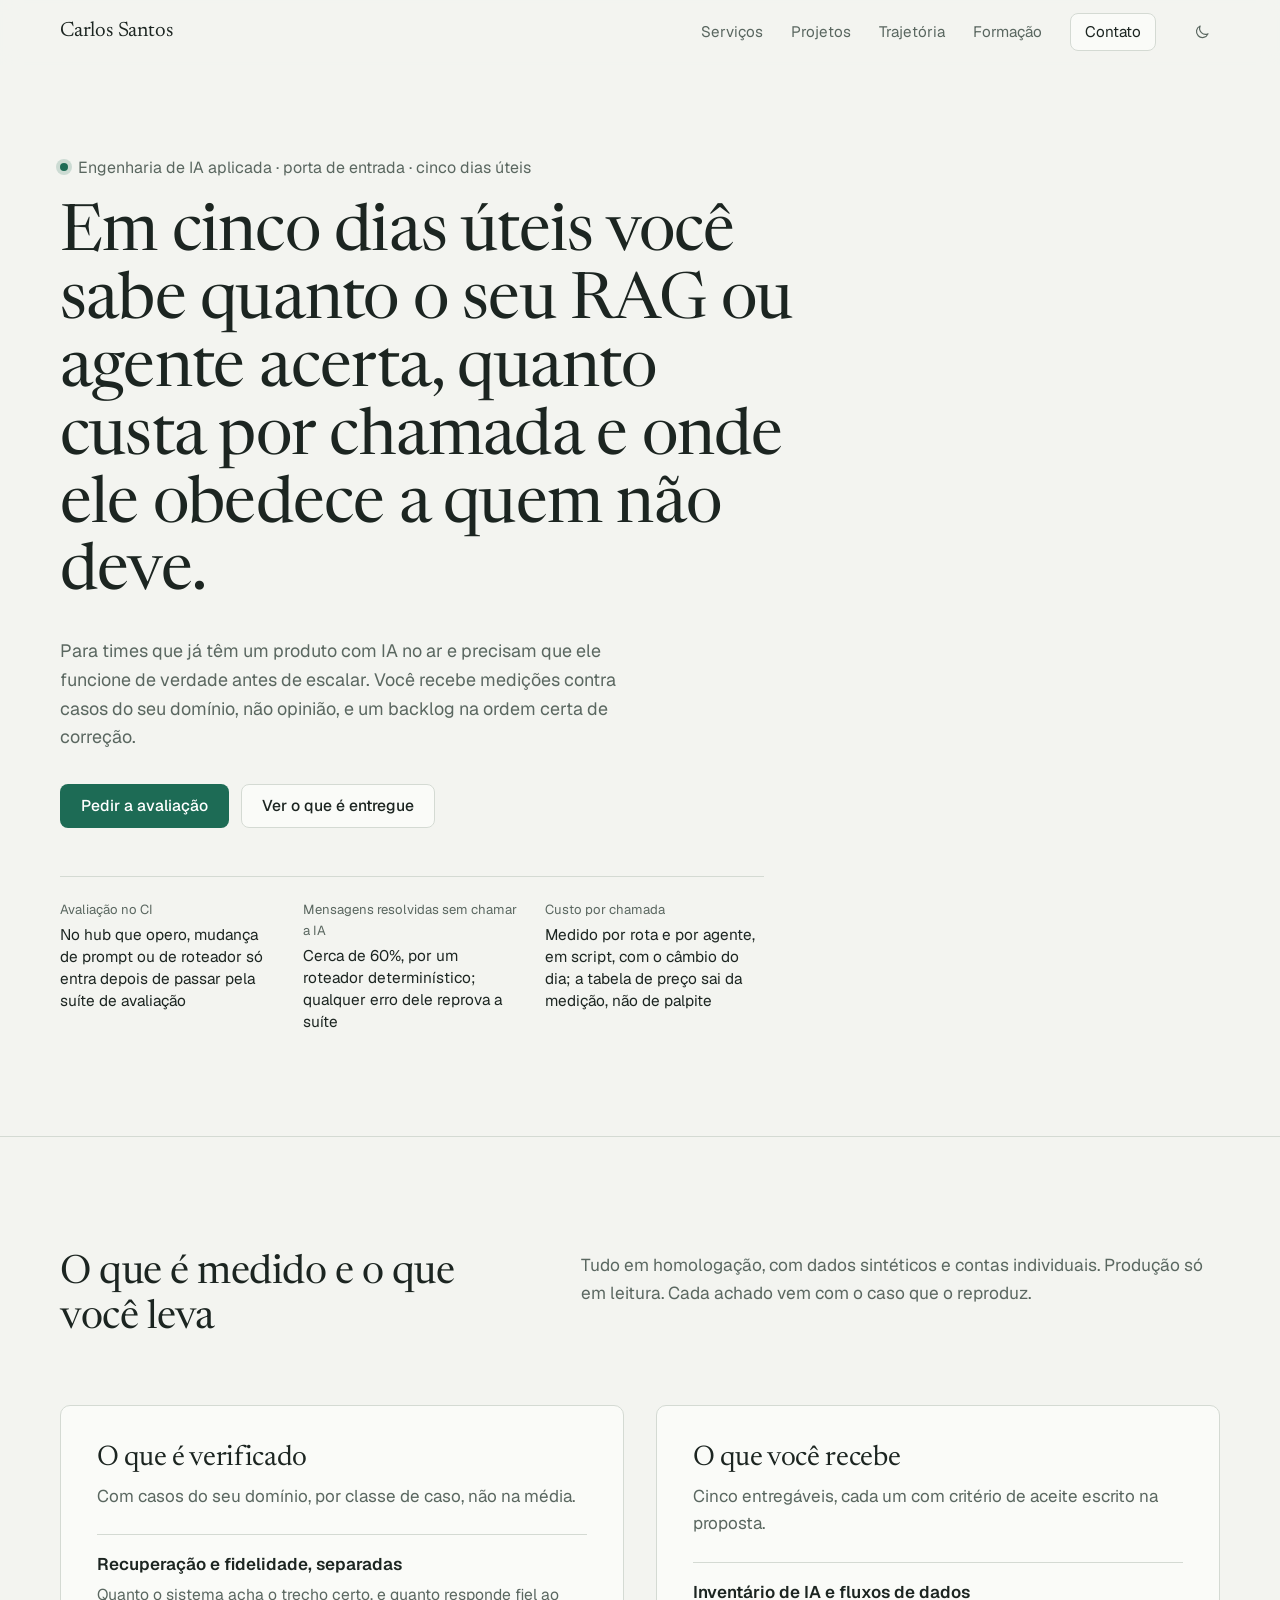
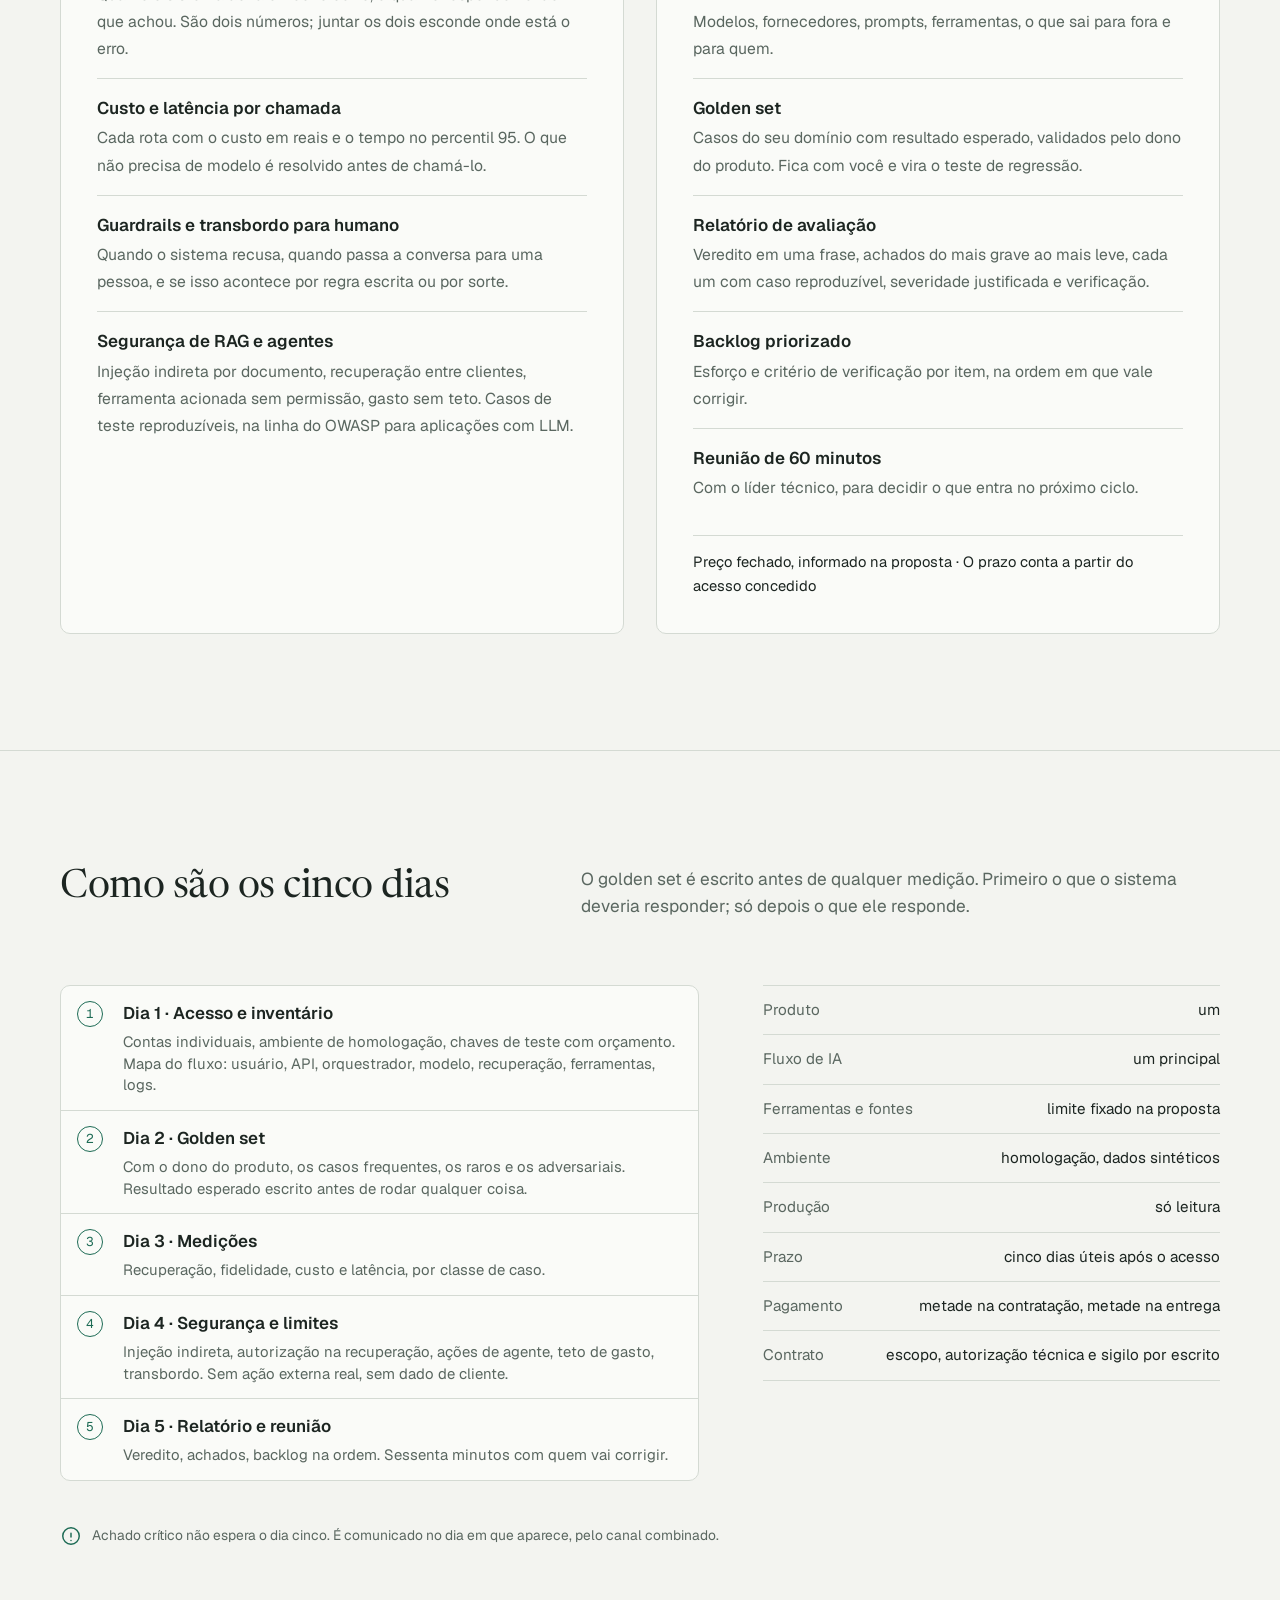
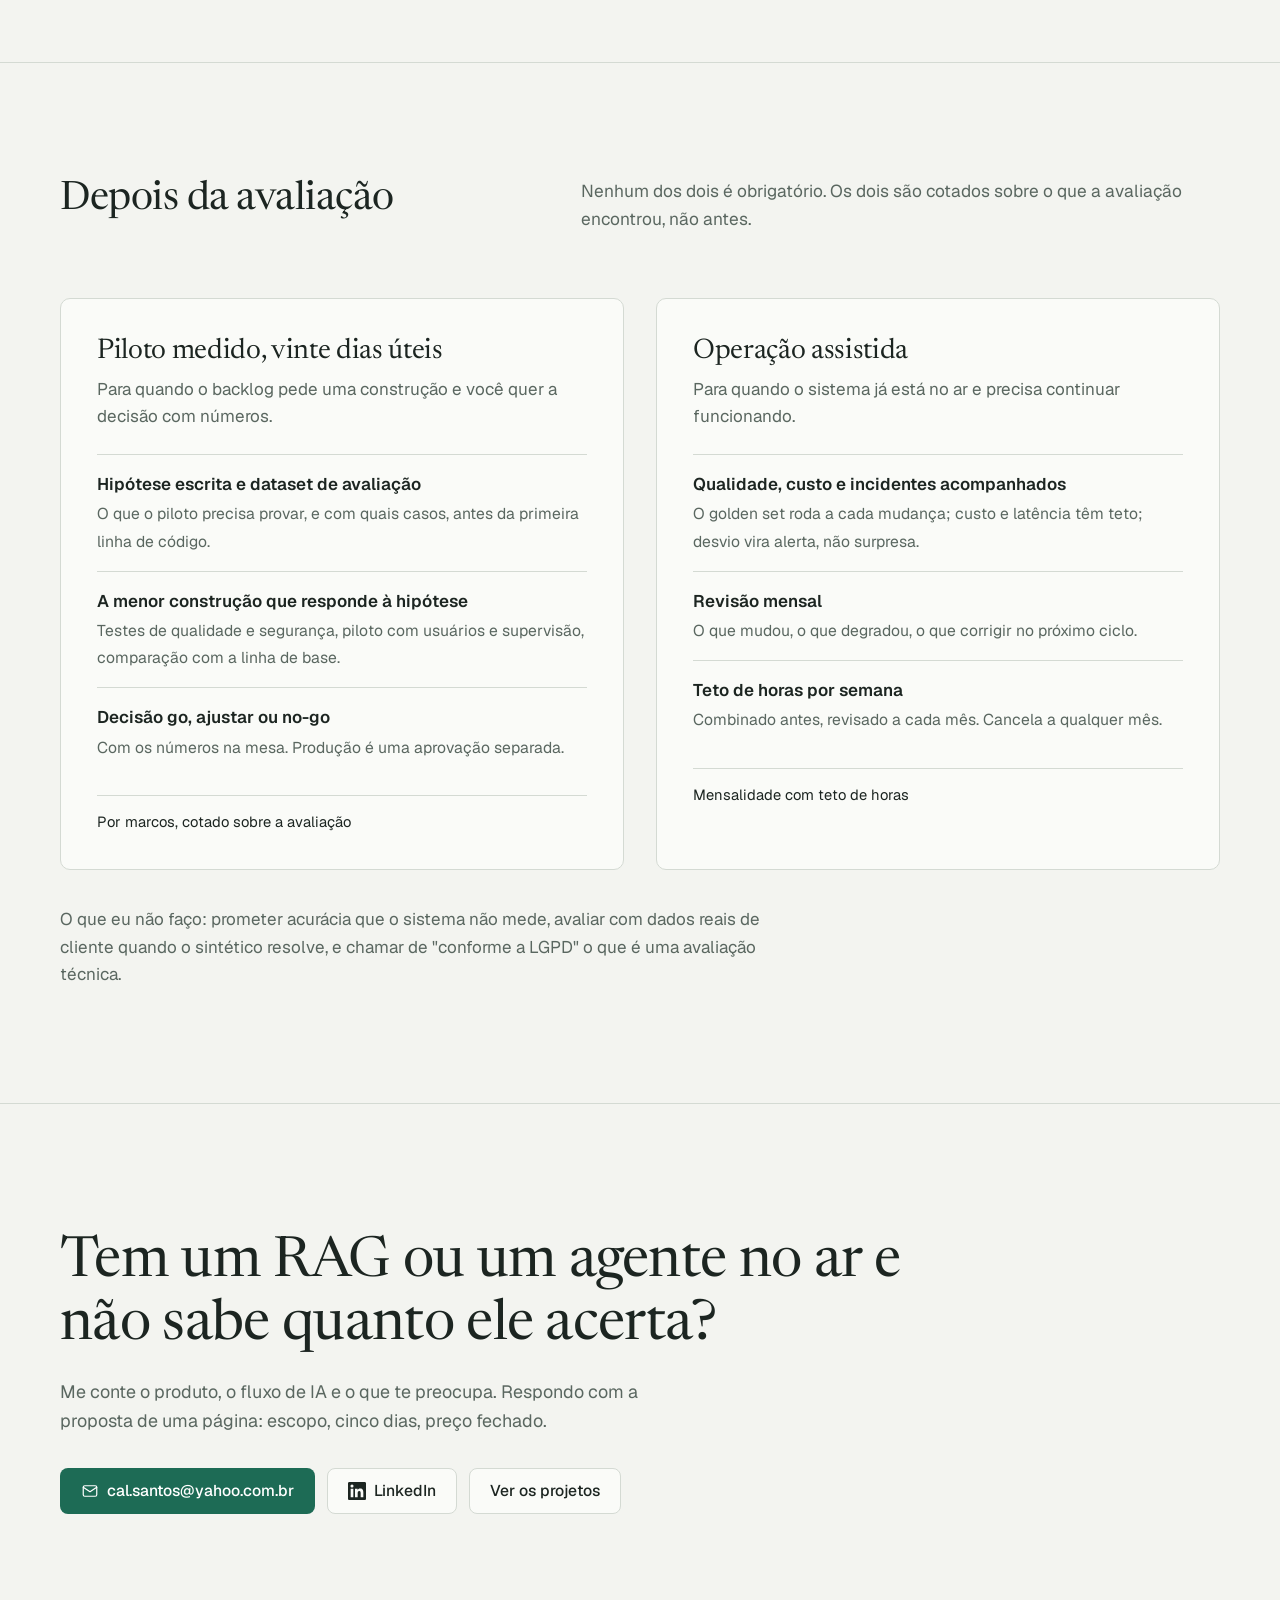
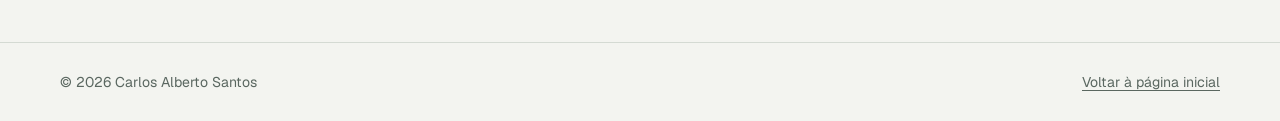
<file: engenharia-de-ia.html>
<!doctype html>
<html lang="pt-BR">
<head>
  <meta charset="utf-8">
  <meta name="viewport" content="width=device-width, initial-scale=1">
  <title>Avaliação técnica de IA em cinco dias úteis · Carlos Santos</title>
  <meta name="description" content="Em cinco dias úteis você sabe quanto o seu RAG ou agente acerta, quanto custa por chamada e onde ele obedece a quem não deve, e recebe o backlog para corrigir na ordem certa. Escopo e preço fechados.">
  <meta name="author" content="Carlos Alberto Santos">
  <meta name="theme-color" content="#f3f4f0" media="(prefers-color-scheme: light)">
  <meta name="theme-color" content="#111714" media="(prefers-color-scheme: dark)">

  <meta property="og:type" content="website">
  <meta property="og:locale" content="pt_BR">
  <meta property="og:title" content="Avaliação técnica de IA em cinco dias úteis · Carlos Santos">
  <meta property="og:description" content="Quanto o seu RAG ou agente acerta, quanto custa por chamada e onde ele obedece a quem não deve. Medido contra casos do seu domínio, com escopo e preço fechados.">
  <meta property="og:url" content="https://carl-santos.github.io/engenharia-de-ia.html">
  <meta property="og:image" content="https://carl-santos.github.io/assets/og.png">
  <link rel="canonical" href="https://carl-santos.github.io/engenharia-de-ia.html">
  <meta name="twitter:card" content="summary_large_image">

  <link rel="icon" href="assets/favicon.svg" type="image/svg+xml">
  <link rel="preload" href="assets/fonts/newsreader.woff2" as="font" type="font/woff2" crossorigin>
  <link rel="preload" href="assets/fonts/geist.woff2" as="font" type="font/woff2" crossorigin>
  <link rel="stylesheet" href="assets/site.css">

  <script>
    // Aplica o tema salvo antes da pintura, para não piscar.
    try { var t = localStorage.getItem("tema"); if (t === "light" || t === "dark") document.documentElement.setAttribute("data-theme", t); } catch (e) {}
  </script>

  <script type="application/ld+json">
  {
    "@context": "https://schema.org",
    "@type": "Service",
    "name": "Avaliação técnica de solução de IA existente",
    "serviceType": "Engenharia de IA aplicada",
    "description": "Avaliação em cinco dias úteis de um sistema com RAG, agentes ou modelos de linguagem: golden set do domínio, recuperação e fidelidade medidas, custo e latência por chamada, guardrails, transbordo e segurança de RAG e agentes, com relatório e backlog priorizado.",
    "areaServed": "BR",
    "provider": {
      "@type": "Person",
      "name": "Carlos Alberto Santos",
      "jobTitle": "Engenheiro de IA aplicada",
      "url": "https://carl-santos.github.io/"
    }
  }
  </script>
</head>
<body>
  <a class="skip" href="#conteudo">Pular para o conteúdo</a>

  <header class="site-header" id="topo">
    <div class="wrap">
      <a class="wordmark" href="index.html">Carlos Santos</a>
      <nav class="nav" aria-label="Seções">
        <a class="nav-link" href="index.html#servicos">Serviços</a>
        <a class="nav-link" href="index.html#projetos">Projetos</a>
        <a class="nav-link" href="index.html#trajetoria">Trajetória</a>
        <a class="nav-link" href="index.html#formacao">Formação</a>
        <a class="nav-cta" href="#contato">Contato</a>
        <button class="theme-toggle" type="button" aria-label="Alternar tema claro e escuro">
          <svg class="icon-moon" viewBox="0 0 24 24" fill="none" stroke="currentColor" stroke-width="1.6" stroke-linecap="round" stroke-linejoin="round" aria-hidden="true"><path d="M20 14.5A8 8 0 0 1 9.5 4a8 8 0 1 0 10.5 10.5Z"/></svg>
          <svg class="icon-sun" viewBox="0 0 24 24" fill="none" stroke="currentColor" stroke-width="1.6" stroke-linecap="round" aria-hidden="true"><circle cx="12" cy="12" r="4"/><path d="M12 2v2M12 20v2M4.9 4.9l1.4 1.4M17.7 17.7l1.4 1.4M2 12h2M20 12h2M4.9 19.1l1.4-1.4M17.7 6.3l1.4-1.4"/></svg>
        </button>
      </nav>
    </div>
  </header>

  <main id="conteudo">

    <!-- Abertura -->
    <section class="hero" aria-labelledby="titulo">
      <div class="wrap">
        <div class="hero-intro">
          <p class="hero-name reveal"><span class="status-dot" aria-hidden="true"></span>Engenharia de IA aplicada · porta de entrada · cinco dias úteis</p>
          <h1 id="titulo" class="reveal">Em cinco dias úteis você sabe quanto o seu RAG ou agente acerta, quanto custa por chamada e onde ele obedece a quem não deve.</h1>
          <p class="hero-lede reveal">Para times que já têm um produto com IA no ar e precisam que ele funcione de verdade antes de escalar. Você recebe medições contra casos do seu domínio, não opinião, e um backlog na ordem certa de correção.</p>
          <div class="hero-actions reveal">
            <a class="btn btn-primary" href="mailto:cal.santos@yahoo.com.br?subject=Avalia%C3%A7%C3%A3o%20t%C3%A9cnica%20de%20IA">Pedir a avaliação</a>
            <a class="btn btn-ghost" href="#entregas">Ver o que é entregue</a>
          </div>
          <dl class="hero-facts reveal">
            <div><dt>Avaliação no CI</dt><dd>No hub que opero, mudança de prompt ou de roteador só entra depois de passar pela suíte de avaliação</dd></div>
            <div><dt>Mensagens resolvidas sem chamar a IA</dt><dd>Cerca de 60%, por um roteador determinístico; qualquer erro dele reprova a suíte</dd></div>
            <div><dt>Custo por chamada</dt><dd>Medido por rota e por agente, em script, com o câmbio do dia; a tabela de preço sai da medição, não de palpite</dd></div>
          </dl>
        </div>
      </div>
    </section>

    <!-- O que é verificado e o que é entregue -->
    <section class="section" id="entregas" aria-labelledby="entregas-titulo">
      <div class="wrap">
        <div class="section-head">
          <h2 id="entregas-titulo">O que é medido e o que você leva</h2>
          <p>Tudo em homologação, com dados sintéticos e contas individuais. Produção só em leitura. Cada achado vem com o caso que o reproduz.</p>
        </div>

        <div class="offer">
          <div class="offer-col">
            <h3>O que é verificado</h3>
            <p>Com casos do seu domínio, por classe de caso, não na média.</p>
            <ul class="offer-list">
              <li><strong>Recuperação e fidelidade, separadas</strong><span>Quanto o sistema acha o trecho certo, e quanto responde fiel ao que achou. São dois números; juntar os dois esconde onde está o erro.</span></li>
              <li><strong>Custo e latência por chamada</strong><span>Cada rota com o custo em reais e o tempo no percentil 95. O que não precisa de modelo é resolvido antes de chamá-lo.</span></li>
              <li><strong>Guardrails e transbordo para humano</strong><span>Quando o sistema recusa, quando passa a conversa para uma pessoa, e se isso acontece por regra escrita ou por sorte.</span></li>
              <li><strong>Segurança de RAG e agentes</strong><span>Injeção indireta por documento, recuperação entre clientes, ferramenta acionada sem permissão, gasto sem teto. Casos de teste reproduzíveis, na linha do OWASP para aplicações com LLM.</span></li>
            </ul>
          </div>
          <div class="offer-col">
            <h3>O que você recebe</h3>
            <p>Cinco entregáveis, cada um com critério de aceite escrito na proposta.</p>
            <ul class="offer-list">
              <li><strong>Inventário de IA e fluxos de dados</strong><span>Modelos, fornecedores, prompts, ferramentas, o que sai para fora e para quem.</span></li>
              <li><strong>Golden set</strong><span>Casos do seu domínio com resultado esperado, validados pelo dono do produto. Fica com você e vira o teste de regressão.</span></li>
              <li><strong>Relatório de avaliação</strong><span>Veredito em uma frase, achados do mais grave ao mais leve, cada um com caso reproduzível, severidade justificada e verificação.</span></li>
              <li><strong>Backlog priorizado</strong><span>Esforço e critério de verificação por item, na ordem em que vale corrigir.</span></li>
              <li><strong>Reunião de 60 minutos</strong><span>Com o líder técnico, para decidir o que entra no próximo ciclo.</span></li>
            </ul>
            <p class="offer-price">Preço fechado, informado na proposta · O prazo conta a partir do acesso concedido</p>
          </div>
        </div>
      </div>
    </section>

    <!-- Os cinco dias -->
    <section class="section" aria-labelledby="dias-titulo">
      <div class="wrap">
        <div class="section-head">
          <h2 id="dias-titulo">Como são os cinco dias</h2>
          <p>O golden set é escrito antes de qualquer medição. Primeiro o que o sistema deveria responder; só depois o que ele responde.</p>
        </div>

        <div class="simos-cols">
          <ol class="circuit">
            <li><strong>Dia 1 · Acesso e inventário</strong><span>Contas individuais, ambiente de homologação, chaves de teste com orçamento. Mapa do fluxo: usuário, API, orquestrador, modelo, recuperação, ferramentas, logs.</span></li>
            <li><strong>Dia 2 · Golden set</strong><span>Com o dono do produto, os casos frequentes, os raros e os adversariais. Resultado esperado escrito antes de rodar qualquer coisa.</span></li>
            <li><strong>Dia 3 · Medições</strong><span>Recuperação, fidelidade, custo e latência, por classe de caso.</span></li>
            <li><strong>Dia 4 · Segurança e limites</strong><span>Injeção indireta, autorização na recuperação, ações de agente, teto de gasto, transbordo. Sem ação externa real, sem dado de cliente.</span></li>
            <li><strong>Dia 5 · Relatório e reunião</strong><span>Veredito, achados, backlog na ordem. Sessenta minutos com quem vai corrigir.</span></li>
          </ol>
          <dl class="facts-mini">
            <div><dt>Produto</dt><dd>um</dd></div>
            <div><dt>Fluxo de IA</dt><dd>um principal</dd></div>
            <div><dt>Ferramentas e fontes</dt><dd>limite fixado na proposta</dd></div>
            <div><dt>Ambiente</dt><dd>homologação, dados sintéticos</dd></div>
            <div><dt>Produção</dt><dd>só leitura</dd></div>
            <div><dt>Prazo</dt><dd>cinco dias úteis após o acesso</dd></div>
            <div><dt>Pagamento</dt><dd>metade na contratação, metade na entrega</dd></div>
            <div><dt>Contrato</dt><dd>escopo, autorização técnica e sigilo por escrito</dd></div>
          </dl>
        </div>

        <p class="circuit-return">
          <svg viewBox="0 0 24 24" fill="none" stroke="currentColor" stroke-width="1.6" stroke-linecap="round" stroke-linejoin="round" aria-hidden="true"><path d="M12 9v4M12 17h.01"/><circle cx="12" cy="12" r="9"/></svg>
          Achado crítico não espera o dia cinco. É comunicado no dia em que aparece, pelo canal combinado.
        </p>
      </div>
    </section>

    <!-- Depois da avaliação -->
    <section class="section" aria-labelledby="depois-titulo">
      <div class="wrap">
        <div class="section-head">
          <h2 id="depois-titulo">Depois da avaliação</h2>
          <p>Nenhum dos dois é obrigatório. Os dois são cotados sobre o que a avaliação encontrou, não antes.</p>
        </div>

        <div class="offer">
          <div class="offer-col">
            <h3>Piloto medido, vinte dias úteis</h3>
            <p>Para quando o backlog pede uma construção e você quer a decisão com números.</p>
            <ul class="offer-list">
              <li><strong>Hipótese escrita e dataset de avaliação</strong><span>O que o piloto precisa provar, e com quais casos, antes da primeira linha de código.</span></li>
              <li><strong>A menor construção que responde à hipótese</strong><span>Testes de qualidade e segurança, piloto com usuários e supervisão, comparação com a linha de base.</span></li>
              <li><strong>Decisão go, ajustar ou no-go</strong><span>Com os números na mesa. Produção é uma aprovação separada.</span></li>
            </ul>
            <p class="offer-price">Por marcos, cotado sobre a avaliação</p>
          </div>
          <div class="offer-col">
            <h3>Operação assistida</h3>
            <p>Para quando o sistema já está no ar e precisa continuar funcionando.</p>
            <ul class="offer-list">
              <li><strong>Qualidade, custo e incidentes acompanhados</strong><span>O golden set roda a cada mudança; custo e latência têm teto; desvio vira alerta, não surpresa.</span></li>
              <li><strong>Revisão mensal</strong><span>O que mudou, o que degradou, o que corrigir no próximo ciclo.</span></li>
              <li><strong>Teto de horas por semana</strong><span>Combinado antes, revisado a cada mês. Cancela a qualquer mês.</span></li>
            </ul>
            <p class="offer-price">Mensalidade com teto de horas</p>
          </div>
        </div>

        <p class="offer-note">O que eu não faço: prometer acurácia que o sistema não mede, avaliar com dados reais de cliente quando o sintético resolve, e chamar de "conforme a LGPD" o que é uma avaliação técnica.</p>
      </div>
    </section>

    <!-- Contato -->
    <section class="contact" id="contato" aria-labelledby="contato-titulo">
      <div class="wrap">
        <h2 id="contato-titulo">Tem um RAG ou um agente no ar e não sabe quanto ele acerta?</h2>
        <p class="contact-lede">Me conte o produto, o fluxo de IA e o que te preocupa. Respondo com a proposta de uma página: escopo, cinco dias, preço fechado.</p>
        <div class="contact-links">
          <a class="btn btn-primary" href="mailto:cal.santos@yahoo.com.br?subject=Avalia%C3%A7%C3%A3o%20t%C3%A9cnica%20de%20IA">
            <svg viewBox="0 0 24 24" fill="none" stroke="currentColor" stroke-width="1.6" stroke-linecap="round" stroke-linejoin="round" aria-hidden="true"><rect x="3" y="5" width="18" height="14" rx="2"/><path d="m3 7 9 6 9-6"/></svg>
            cal.santos@yahoo.com.br
          </a>
          <a class="btn btn-ghost" href="https://www.linkedin.com/in/carl-alberto">
            <svg viewBox="0 0 24 24" fill="currentColor" aria-hidden="true"><path d="M20.45 20.45h-3.56v-5.57c0-1.33-.02-3.04-1.85-3.04-1.85 0-2.14 1.45-2.14 2.94v5.67H9.34V9h3.42v1.56h.05c.48-.9 1.64-1.85 3.37-1.85 3.6 0 4.27 2.37 4.27 5.46v6.28ZM5.34 7.43a2.06 2.06 0 1 1 0-4.13 2.06 2.06 0 0 1 0 4.13ZM7.12 20.45H3.56V9h3.56v11.45ZM22.22 0H1.77C.79 0 0 .77 0 1.73v20.54C0 23.23.79 24 1.77 24h20.45c.98 0 1.78-.77 1.78-1.73V1.73C24 .77 23.2 0 22.22 0Z"/></svg>
            LinkedIn
          </a>
          <a class="btn btn-ghost" href="index.html#projetos">Ver os projetos</a>
        </div>
      </div>
    </section>
  </main>

  <footer class="site-footer">
    <div class="wrap">
      <span>© <span id="ano">2026</span> Carlos Alberto Santos</span>
      <a href="index.html">Voltar à página inicial</a>
    </div>
  </footer>

  <script src="assets/site.js" defer></script>
</body>
</html>
</file>
<file: assets/site.css>
/* Carlos Santos — portfólio
   Paleta: papel frio, tinta verde-escura, verde de acento, âmbar só para sinais. */

@font-face { font-family: "Newsreader"; src: url("fonts/newsreader.woff2") format("woff2"); font-weight: 200 800; font-style: normal; font-display: swap; }
@font-face { font-family: "Geist"; src: url("fonts/geist.woff2") format("woff2"); font-weight: 100 900; font-style: normal; font-display: swap; }
@font-face { font-family: "Geist Mono"; src: url("fonts/geist-mono.woff2") format("woff2"); font-weight: 100 900; font-style: normal; font-display: swap; }

:root {
  --paper: #f3f4f0;
  --surface: #fafbf8;
  --tint: #e7ece6;
  --ink: #1c2521;
  --muted: #5a6760;
  --rule: #d4dad3;
  --accent: #1d6b55;
  --accent-strong: #145241;
  --on-accent: #ffffff;
  --signal: #b97c0c;
  --signal-soft: #f6e7c4;
  --shadow: 0 1px 0 rgba(28, 37, 33, 0.04), 0 12px 32px -18px rgba(28, 37, 33, 0.25);

  --serif: "Newsreader", "Iowan Old Style", Georgia, serif;
  --sans: "Geist", "Segoe UI", system-ui, -apple-system, sans-serif;
  --mono: "Geist Mono", ui-monospace, "SFMono-Regular", Menlo, monospace;

  --wrap: 1160px;
  --gutter: clamp(16px, 4vw, 40px);
  --radius: 10px;
  color-scheme: light;
}

@media (prefers-color-scheme: dark) {
  :root:not([data-theme="light"]) {
    --paper: #111714;
    --surface: #171f1b;
    --tint: #1e2823;
    --ink: #e3e9e4;
    --muted: #9aa8a0;
    --rule: #2a3530;
    --accent: #6cc6a6;
    --accent-strong: #8fd8bd;
    --on-accent: #0f1a15;
    --signal: #e9b44c;
    --signal-soft: #3a3020;
    --shadow: 0 1px 0 rgba(0, 0, 0, 0.3), 0 16px 36px -20px rgba(0, 0, 0, 0.7);
    color-scheme: dark;
  }
}
:root[data-theme="dark"] {
  --paper: #111714;
  --surface: #171f1b;
  --tint: #1e2823;
  --ink: #e3e9e4;
  --muted: #9aa8a0;
  --rule: #2a3530;
  --accent: #6cc6a6;
  --accent-strong: #8fd8bd;
  --on-accent: #0f1a15;
  --signal: #e9b44c;
  --signal-soft: #3a3020;
  --shadow: 0 1px 0 rgba(0, 0, 0, 0.3), 0 16px 36px -20px rgba(0, 0, 0, 0.7);
  color-scheme: dark;
}

*, *::before, *::after { box-sizing: border-box; }
html { -webkit-text-size-adjust: 100%; scroll-behavior: smooth; scroll-padding-top: 76px; }
@media (prefers-reduced-motion: reduce) { html { scroll-behavior: auto; } }

body {
  margin: 0;
  background: var(--paper);
  color: var(--ink);
  font-family: var(--sans);
  font-size: 1.0625rem;
  line-height: 1.6;
  font-feature-settings: "ss01", "cv11";
  -webkit-font-smoothing: antialiased;
  text-rendering: optimizeLegibility;
  overflow-x: hidden;
}

img, svg { display: block; max-width: 100%; }
a { color: var(--accent); text-decoration-thickness: 1px; text-underline-offset: 0.18em; }
a:hover { color: var(--accent-strong); }
:focus-visible { outline: 2px solid var(--accent); outline-offset: 3px; border-radius: 4px; }
::selection { background: var(--signal-soft); color: var(--ink); }

h1, h2, h3 { font-family: var(--serif); font-weight: 400; margin: 0; letter-spacing: -0.012em; }
h1 { font-size: clamp(2.35rem, 5vw, 4.25rem); line-height: 1.06; font-variation-settings: "opsz" 72; }
h2 { font-size: clamp(1.85rem, 3.1vw, 2.6rem); line-height: 1.12; font-variation-settings: "opsz" 60; }
h3 { font-size: clamp(1.45rem, 2.2vw, 1.85rem); line-height: 1.18; font-variation-settings: "opsz" 36; }
p { margin: 0 0 1em; }
p:last-child { margin-bottom: 0; }

.wrap { width: 100%; max-width: calc(var(--wrap) + var(--gutter) * 2); margin: 0 auto; padding-inline: var(--gutter); }
.skip { position: absolute; left: -999px; top: 8px; background: var(--ink); color: var(--paper); padding: 8px 14px; border-radius: 6px; z-index: 50; }
.skip:focus { left: 8px; }
.muted { color: var(--muted); }
.visually-hidden { position: absolute; width: 1px; height: 1px; overflow: hidden; clip: rect(0 0 0 0); white-space: nowrap; }

/* ---------- Cabeçalho ---------- */
.site-header {
  position: sticky; top: env(safe-area-inset-top, 0px); z-index: 20;
  background: color-mix(in srgb, var(--paper) 86%, transparent);
  -webkit-backdrop-filter: saturate(140%) blur(10px);
  backdrop-filter: saturate(140%) blur(10px);
  border-bottom: 1px solid transparent;
  transition: border-color 0.2s ease;
}
.site-header.is-scrolled { border-bottom-color: var(--rule); }
.site-header .wrap { display: flex; align-items: center; justify-content: space-between; gap: 16px; height: 64px; }
.wordmark { font-family: var(--serif); font-size: 1.3rem; color: var(--ink); text-decoration: none; letter-spacing: -0.01em; }
.wordmark:hover { color: var(--ink); }
.nav { display: flex; align-items: center; gap: clamp(12px, 2.4vw, 28px); }
.nav a { color: var(--muted); text-decoration: none; font-size: 0.95rem; }
.nav a:hover { color: var(--ink); }
.nav .nav-cta { color: var(--ink); border: 1px solid var(--rule); padding: 6px 14px; border-radius: 8px; background: var(--surface); }
.nav .nav-cta:hover { border-color: var(--ink); }
.theme-toggle {
  width: 36px; height: 36px; display: grid; place-items: center;
  background: none; border: 1px solid transparent; border-radius: 8px; color: var(--muted); cursor: pointer;
}
.theme-toggle:hover { color: var(--ink); border-color: var(--rule); }
.theme-toggle svg { width: 18px; height: 18px; }
.icon-sun { display: none; }
:root[data-theme="dark"] .icon-sun { display: block; }
:root[data-theme="dark"] .icon-moon { display: none; }
@media (prefers-color-scheme: dark) {
  :root:not([data-theme="light"]) .icon-sun { display: block; }
  :root:not([data-theme="light"]) .icon-moon { display: none; }
}
@media (max-width: 720px) {
  .nav .nav-link { display: none; }
}

/* ---------- Botões ---------- */
.btn {
  display: inline-flex; align-items: center; gap: 8px;
  font: 500 0.98rem/1 var(--sans);
  padding: 13px 20px; border-radius: 8px; text-decoration: none;
  border: 1px solid transparent; transition: background 0.15s ease, border-color 0.15s ease, color 0.15s ease;
}
.btn-primary { background: var(--accent); color: var(--on-accent); }
.btn-primary:hover { background: var(--accent-strong); color: var(--on-accent); }
.btn-ghost { color: var(--ink); border-color: var(--rule); background: var(--surface); }
.btn-ghost:hover { color: var(--ink); border-color: var(--ink); }
.btn svg { width: 18px; height: 18px; }

/* ---------- Abertura ---------- */
.hero { padding-block: clamp(40px, 7vw, 96px) clamp(56px, 8vw, 104px); }
.hero-grid { display: grid; grid-template-columns: minmax(0, 1fr) minmax(240px, 360px); gap: clamp(32px, 6vw, 88px); align-items: center; }
.hero-intro { max-width: 46rem; }
.hero-name { font-size: 1rem; color: var(--muted); margin-bottom: 22px; display: flex; align-items: center; gap: 10px; }
.status-dot { width: 8px; height: 8px; border-radius: 50%; background: var(--accent); box-shadow: 0 0 0 4px color-mix(in srgb, var(--accent) 18%, transparent); flex: none; }
.hero h1 { max-width: 15.5em; }
.hero-lede { font-size: clamp(1.06rem, 1.4vw, 1.18rem); color: var(--muted); max-width: 37rem; margin-top: 28px; }
.hero-actions { display: flex; flex-wrap: wrap; gap: 12px; margin-top: 32px; }
.hero-facts { display: grid; grid-template-columns: repeat(3, minmax(0, 1fr)); gap: 24px; margin: 48px 0 0; padding-top: 22px; border-top: 1px solid var(--rule); max-width: 44rem; }
.hero-facts div { min-width: 0; }
.hero-facts dt { font-size: 0.82rem; color: var(--muted); margin-bottom: 4px; }
.hero-facts dd { margin: 0; font-size: 0.96rem; line-height: 1.45; }

.portrait {
  position: relative; aspect-ratio: 4 / 5; border-radius: var(--radius); overflow: hidden;
  background: var(--tint);
  border: 1px solid var(--rule);
}
.portrait img { position: absolute; inset: 0; width: 100%; height: 100%; object-fit: cover; }
.portrait-fallback {
  position: absolute; inset: 0; display: grid; place-items: center;
  font-family: var(--serif); font-size: clamp(4rem, 9vw, 6.5rem); color: color-mix(in srgb, var(--ink) 22%, transparent);
  letter-spacing: -0.04em;
}
.portrait.has-photo .portrait-fallback { display: none; }
.portrait-caption { font-size: 0.85rem; color: var(--muted); margin-top: 12px; line-height: 1.45; }

@media (max-width: 860px) {
  .hero-grid { grid-template-columns: 1fr; }
  .hero-portrait { order: -1; max-width: 220px; }
  .portrait-caption { display: none; }
}
@media (max-width: 560px) {
  .hero-facts { grid-template-columns: 1fr; gap: 14px; }
}

/* ---------- Seções ---------- */
.section { padding-block: clamp(64px, 9vw, 120px); border-top: 1px solid var(--rule); }
.section-head { display: grid; grid-template-columns: minmax(0, 5fr) minmax(0, 7fr); gap: clamp(24px, 5vw, 72px); margin-bottom: clamp(36px, 5vw, 64px); }
.section-head p { color: var(--muted); max-width: 40rem; font-size: 1.08rem; }
@media (max-width: 860px) { .section-head { grid-template-columns: 1fr; gap: 16px; } }

/* ---------- Ecossistema (diagrama) ---------- */
.eco { background: var(--surface); border: 1px solid var(--rule); border-radius: 14px; padding: clamp(16px, 3vw, 36px); box-shadow: var(--shadow); }
.eco-figure { margin: 0; }
.eco svg { width: 100%; height: auto; }
.eco .d-wide { display: block; }
.eco .d-narrow { display: none; max-width: 420px; margin: 0 auto; }
@media (max-width: 820px) {
  .eco .d-wide { display: none; }
  .eco .d-narrow { display: block; }
}
.eco figcaption { margin-top: 18px; font-size: 0.92rem; color: var(--muted); max-width: 52rem; }

.dg-box { fill: var(--paper); stroke: var(--rule); stroke-width: 1.2; }
.dg-hub { fill: var(--surface); stroke: var(--accent); stroke-width: 1.6; }
.dg-step { fill: var(--tint); stroke: none; transition: fill 0.35s ease; }
.dg-step.is-on { fill: var(--signal-soft); }
.dg-base { fill: var(--tint); stroke: none; }
.dg-line { fill: none; stroke: var(--rule); stroke-width: 1.6; }
.dg-line-accent { fill: none; stroke: var(--accent); stroke-width: 1.4; stroke-dasharray: 3 5; opacity: 0.7; }
.dg-t { fill: var(--ink); font-family: var(--sans); font-size: 15px; }
.dg-t-sm { fill: var(--muted); font-family: var(--sans); font-size: 12.5px; }
.dg-t-group { fill: var(--muted); font-family: var(--sans); font-size: 13px; }
.dg-t-hub { fill: var(--ink); font-family: var(--serif); font-size: 26px; }
.dg-t-step { fill: var(--ink); font-family: var(--sans); font-size: 13.5px; }
.dg-num { fill: var(--accent); font-family: var(--mono); font-size: 12px; }
.dg-pulse { fill: var(--signal); opacity: 0; }

/* ---------- Serviços ---------- */
.offer { display: grid; grid-template-columns: repeat(2, minmax(0, 1fr)); gap: clamp(20px, 3vw, 32px); }
.offer-col { background: var(--surface); border: 1px solid var(--rule); border-radius: var(--radius); padding: clamp(22px, 3vw, 36px); }
.offer-col h3 { margin-bottom: 8px; }
.offer-col > p { color: var(--muted); margin-bottom: 24px; }
.offer-list { list-style: none; margin: 0; padding: 0; }
.offer-list li { padding: 16px 0; border-top: 1px solid var(--rule); }
.offer-list strong { display: block; font-weight: 600; margin-bottom: 2px; }
.offer-list span { color: var(--muted); font-size: 0.98rem; }
@media (max-width: 860px) { .offer { grid-template-columns: 1fr; } }
.offer-tres { grid-template-columns: repeat(3, minmax(0, 1fr)); }
.offer-col > .offer-price { margin: 18px 0 0; padding-top: 14px; border-top: 1px solid var(--rule); color: var(--ink); font-size: 0.92rem; }
.offer-note { margin-top: clamp(24px, 3vw, 36px); color: var(--muted); max-width: 44rem; }
.offer-col > .offer-link { margin: 12px 0 0; font-size: 0.95rem; }
@media (max-width: 1000px) { .offer-tres { grid-template-columns: 1fr; } }

/* ---------- Projetos ---------- */
.project { display: grid; grid-template-columns: minmax(0, 7fr) minmax(0, 5fr); gap: clamp(28px, 5vw, 72px); padding-block: clamp(40px, 6vw, 72px); border-top: 1px solid var(--rule); }
.project:first-of-type { border-top: 0; padding-top: 0; }
.project-full { grid-template-columns: minmax(0, 1fr); }
.project-top { display: flex; flex-wrap: wrap; align-items: center; gap: 10px 14px; margin-bottom: 14px; }
.project-kind { font-size: 0.9rem; color: var(--muted); }
.badge {
  display: inline-flex; align-items: center; gap: 7px; font-size: 0.8rem; font-weight: 500;
  padding: 4px 10px 4px 9px; border-radius: 999px; background: var(--signal-soft); color: var(--ink);
}
.badge::before { content: ""; width: 6px; height: 6px; border-radius: 50%; background: var(--signal); }
.badge-live::before { background: var(--accent); }
.project h3 { margin-bottom: 14px; font-size: clamp(2rem, 3.4vw, 2.75rem); line-height: 1.08; }
.project-lede { font-size: 1.12rem; line-height: 1.55; margin-bottom: 18px; }
.project-body { color: var(--muted); }
.project-body p { max-width: 40rem; }
.highlights { list-style: none; margin: 22px 0 0; padding: 0; display: grid; gap: 12px; max-width: 42rem; }
.highlights li { position: relative; padding-left: 22px; }
.highlights li::before { content: ""; position: absolute; left: 2px; top: 0.72em; width: 9px; height: 1.5px; background: var(--accent); }
.stack { display: flex; flex-wrap: wrap; gap: 6px; margin-top: 24px; padding: 0; list-style: none; }
.stack li { font-family: var(--mono); font-size: 0.76rem; line-height: 1; padding: 6px 8px; border: 1px solid var(--rule); border-radius: 5px; color: var(--muted); background: var(--surface); }
.project-links { margin-top: 22px; font-size: 0.95rem; }
.project-media { margin: 0; align-self: start; }
.project-media img { border-radius: var(--radius); border: 1px solid var(--rule); background: var(--tint); width: 100%; height: auto; }
.project-media figcaption { font-size: 0.86rem; color: var(--muted); margin-top: 10px; line-height: 1.45; }
.simos-cols { display: grid; grid-template-columns: minmax(0, 7fr) minmax(0, 5fr); gap: clamp(28px, 5vw, 72px); margin-bottom: clamp(28px, 4vw, 44px); }
.facts-mini { margin: 0; display: grid; gap: 0; border-top: 1px solid var(--rule); align-self: start; }
.facts-mini div { display: flex; justify-content: space-between; gap: 16px; padding: 12px 0; border-bottom: 1px solid var(--rule); font-size: 0.95rem; }
.facts-mini dt { color: var(--muted); }
.facts-mini dd { margin: 0; text-align: right; }
@media (max-width: 860px) {
  .project, .simos-cols { grid-template-columns: 1fr; }
}

/* Tríptico InkSim */
.triptych { display: grid; grid-template-columns: repeat(3, minmax(0, 1fr)); gap: 10px; align-items: stretch; }
.triptych figure { margin: 0; display: flex; flex-direction: column; }
.triptych .frame { aspect-ratio: 4 / 5; border-radius: 8px; overflow: hidden; border: 1px solid var(--rule); background: #fff; }
.triptych img { width: 100%; height: 100%; object-fit: cover; }
.triptych .frame-art img { object-fit: contain; padding: 12%; }
.triptych figcaption { font-size: 0.84rem; color: var(--muted); margin-top: 8px; }
.triptych-note { font-size: 0.86rem; color: var(--muted); margin-top: 12px; line-height: 1.45; }

/* Circuito PersonalSim */
.circuit { list-style: none; margin: 0; padding: 0; counter-reset: elo; display: grid; gap: 0; border: 1px solid var(--rule); border-radius: var(--radius); background: var(--surface); overflow: hidden; }
.circuit li { counter-increment: elo; display: grid; grid-template-columns: 34px 1fr; gap: 4px 12px; padding: 14px 16px; border-top: 1px solid var(--rule); }
.circuit li:first-child { border-top: 0; }
.circuit li::before { content: counter(elo); grid-row: span 2; font-family: var(--mono); font-size: 0.8rem; color: var(--accent); width: 26px; height: 26px; border-radius: 50%; border: 1px solid var(--accent); display: grid; place-items: center; margin-top: 1px; }
.circuit strong { font-weight: 600; }
.circuit span { color: var(--muted); font-size: 0.93rem; line-height: 1.45; }
.circuit li.is-new { background: var(--signal-soft); }
.circuit-return { display: flex; align-items: center; gap: 10px; font-size: 0.86rem; color: var(--muted); margin-top: 12px; line-height: 1.45; }
.circuit-return svg { flex: none; width: 22px; height: 22px; color: var(--accent); }

/* Projetos compactos */
.compact-grid { display: grid; grid-template-columns: repeat(3, minmax(0, 1fr)); gap: clamp(20px, 3vw, 32px); padding-top: clamp(40px, 6vw, 72px); border-top: 1px solid var(--rule); }
.compact { background: var(--surface); border: 1px solid var(--rule); border-radius: var(--radius); padding: clamp(22px, 3vw, 32px); display: flex; flex-direction: column; }
.compact h3 { font-size: 1.5rem; margin-bottom: 10px; }
.compact p { color: var(--muted); }
.compact .stack { margin-top: auto; padding-top: 20px; }
.chain { display: flex; flex-wrap: wrap; align-items: center; gap: 6px 0; margin: 16px 0 4px; padding: 0; list-style: none; font-size: 0.82rem; }
.chain li { padding: 5px 9px; border: 1px solid var(--rule); border-radius: 5px; background: var(--paper); white-space: nowrap; }
.chain li + li { margin-left: 16px; position: relative; }
.chain li + li::before { content: ""; position: absolute; left: -13px; top: 50%; width: 10px; height: 1.5px; background: var(--accent); }
@media (max-width: 1000px) { .compact-grid { grid-template-columns: 1fr 1fr; } }
@media (max-width: 680px) { .compact-grid { grid-template-columns: 1fr; } }

.private-note { display: flex; gap: 14px; align-items: flex-start; margin-top: clamp(40px, 5vw, 56px); padding: 18px 20px; border-radius: var(--radius); background: var(--tint); color: var(--ink); font-size: 0.97rem; }
.private-note svg { flex: none; width: 20px; height: 20px; color: var(--accent); margin-top: 3px; }

/* ---------- Fundamentos ---------- */
.repo-list { list-style: none; margin: 0; padding: 0; display: grid; grid-template-columns: repeat(2, minmax(0, 1fr)); column-gap: clamp(24px, 5vw, 64px); }
.repo-list li { display: grid; grid-template-columns: 52px 1fr; gap: 12px; padding: 16px 0; border-top: 1px solid var(--rule); }
.repo-year { font-family: var(--mono); font-size: 0.8rem; color: var(--muted); padding-top: 3px; }
.repo-list a { font-weight: 600; text-decoration: none; }
.repo-list a:hover { text-decoration: underline; }
.repo-list p { color: var(--muted); font-size: 0.95rem; margin: 2px 0 0; }
@media (max-width: 760px) { .repo-list { grid-template-columns: 1fr; } }

.skills { display: grid; grid-template-columns: repeat(3, minmax(0, 1fr)); gap: clamp(20px, 3vw, 40px); margin-top: clamp(48px, 6vw, 72px); }
.skills h3 { font-family: var(--sans); font-size: 1rem; font-weight: 600; letter-spacing: 0; margin-bottom: 10px; }
.skills p { color: var(--muted); font-size: 0.97rem; }
@media (max-width: 860px) { .skills { grid-template-columns: 1fr 1fr; } }
@media (max-width: 560px) { .skills { grid-template-columns: 1fr; } }

/* ---------- Trajetória ---------- */
.lanes-head, .lane-row { display: grid; grid-template-columns: 112px minmax(0, 1fr) minmax(0, 1fr); gap: clamp(16px, 3vw, 40px); }
.lanes-head { font-size: 0.86rem; color: var(--muted); padding-bottom: 12px; }
.lane-row { padding: 20px 0; border-top: 1px solid var(--rule); }
.lane-year { font-family: var(--mono); font-size: 0.85rem; color: var(--muted); padding-top: 3px; }
.lane-item strong { display: block; font-weight: 600; }
.lane-item .where { color: var(--muted); font-size: 0.93rem; display: block; margin-bottom: 6px; }
.lane-item p { color: var(--muted); font-size: 0.95rem; max-width: 34rem; }
.lane-item .lane-label { display: none; }
.lane-empty { color: var(--rule); }
.lane-cont { font-size: 0.9rem; color: var(--muted); border-left: 2px solid color-mix(in srgb, var(--accent) 45%, var(--rule)); padding-left: 14px; align-self: stretch; margin-block: -21px; padding-top: 23px; }
@media (max-width: 760px) {
  .lanes-head { display: none; }
  .lane-row { grid-template-columns: 1fr; gap: 8px; }
  .lane-empty, .lane-cont { display: none; }
  .lane-item .lane-label { display: inline-block; font-size: 0.78rem; color: var(--accent); margin-bottom: 4px; }
}
.bridge { margin-top: clamp(40px, 5vw, 56px); display: grid; grid-template-columns: minmax(0, 300px) minmax(0, 1fr); gap: clamp(24px, 5vw, 72px); }
.bridge h3 { font-size: 1.5rem; }
.bridge ul { margin: 0; padding: 0; list-style: none; display: grid; grid-template-columns: repeat(2, minmax(0, 1fr)); gap: 18px 32px; }
.bridge li strong { display: block; font-weight: 600; }
.bridge li span { color: var(--muted); font-size: 0.96rem; }
@media (max-width: 860px) { .bridge { grid-template-columns: 1fr; } }
@media (max-width: 560px) { .bridge ul { grid-template-columns: 1fr; } }

/* ---------- Formação ---------- */
.edu-grid { display: grid; grid-template-columns: minmax(0, 1fr) minmax(0, 1fr); gap: clamp(32px, 5vw, 72px); }
.edu-block h3 { font-family: var(--sans); font-size: 1rem; font-weight: 600; letter-spacing: 0; margin-bottom: 8px; }
.edu-list { list-style: none; margin: 0; padding: 0; }
.edu-list li { display: grid; grid-template-columns: 100px 1fr; gap: 14px; padding: 14px 0; border-top: 1px solid var(--rule); }
.edu-when { font-family: var(--mono); font-size: 0.8rem; color: var(--muted); padding-top: 3px; }
.edu-list strong { display: block; font-weight: 600; line-height: 1.4; }
.edu-list span { color: var(--muted); font-size: 0.94rem; display: block; }
.edu-list a { font-size: 0.9rem; }
.edu-current { color: var(--accent); font-size: 0.82rem; font-weight: 500; }
@media (max-width: 860px) { .edu-grid { grid-template-columns: 1fr; } }

.courses { margin-top: clamp(40px, 5vw, 56px); border: 1px solid var(--rule); border-radius: var(--radius); background: var(--surface); }
.courses summary { cursor: pointer; list-style: none; padding: 18px 22px; display: flex; justify-content: space-between; align-items: center; gap: 16px; font-weight: 500; }
.courses summary::-webkit-details-marker { display: none; }
.courses summary .count { color: var(--muted); font-weight: 400; font-size: 0.93rem; }
.courses summary svg { width: 18px; height: 18px; color: var(--muted); transition: transform 0.2s ease; flex: none; }
.courses[open] summary svg { transform: rotate(45deg); }
.courses-body { padding: 4px 22px 24px; display: grid; grid-template-columns: repeat(3, minmax(0, 1fr)); gap: 24px 36px; border-top: 1px solid var(--rule); padding-top: 22px; }
.courses-body h4 { margin: 0 0 8px; font-size: 0.92rem; font-weight: 600; }
.courses-body ul + h4 { margin-top: 18px; }
.courses-body ul { margin: 0; padding: 0; list-style: none; }
.courses-body li { font-size: 0.92rem; color: var(--muted); padding: 3px 0; line-height: 1.4; }
@media (max-width: 860px) { .courses-body { grid-template-columns: 1fr 1fr; } }
@media (max-width: 560px) { .courses-body { grid-template-columns: 1fr; } }

.langs { display: flex; flex-wrap: wrap; gap: 8px 28px; margin-top: 28px; font-size: 0.96rem; }
.langs span { color: var(--muted); }

/* ---------- Contato ---------- */
.contact { padding-block: clamp(72px, 10vw, 136px); border-top: 1px solid var(--rule); }
.contact h2 { font-size: clamp(2.1rem, 4.4vw, 3.6rem); max-width: 16em; }
.contact-lede { color: var(--muted); font-size: 1.12rem; max-width: 38rem; margin-top: 20px; }
.contact-links { display: flex; flex-wrap: wrap; gap: 12px; margin-top: 32px; }
.site-footer { border-top: 1px solid var(--rule); padding-block: 28px; font-size: 0.88rem; color: var(--muted); }
.site-footer .wrap { display: flex; flex-wrap: wrap; justify-content: space-between; gap: 12px; }
.site-footer a { color: var(--muted); }

/* ---------- Entrada única da abertura ---------- */
@media (prefers-reduced-motion: no-preference) {
  .hero .reveal { opacity: 0; transform: translateY(10px); animation: rise 0.7s cubic-bezier(0.2, 0.7, 0.2, 1) forwards; }
  .hero .reveal:nth-child(2) { animation-delay: 0.08s; }
  .hero .reveal:nth-child(3) { animation-delay: 0.16s; }
  .hero .reveal:nth-child(4) { animation-delay: 0.24s; }
  .hero .reveal:nth-child(5) { animation-delay: 0.32s; }
  .hero-portrait.reveal { animation-delay: 0.2s; }
}
@keyframes rise { to { opacity: 1; transform: none; } }

@media print {
  .site-header, .theme-toggle, .hero-actions, .contact-links { display: none; }
  .section, .contact { padding-block: 28px; }
  .courses-body { display: grid !important; }
}
</file>
